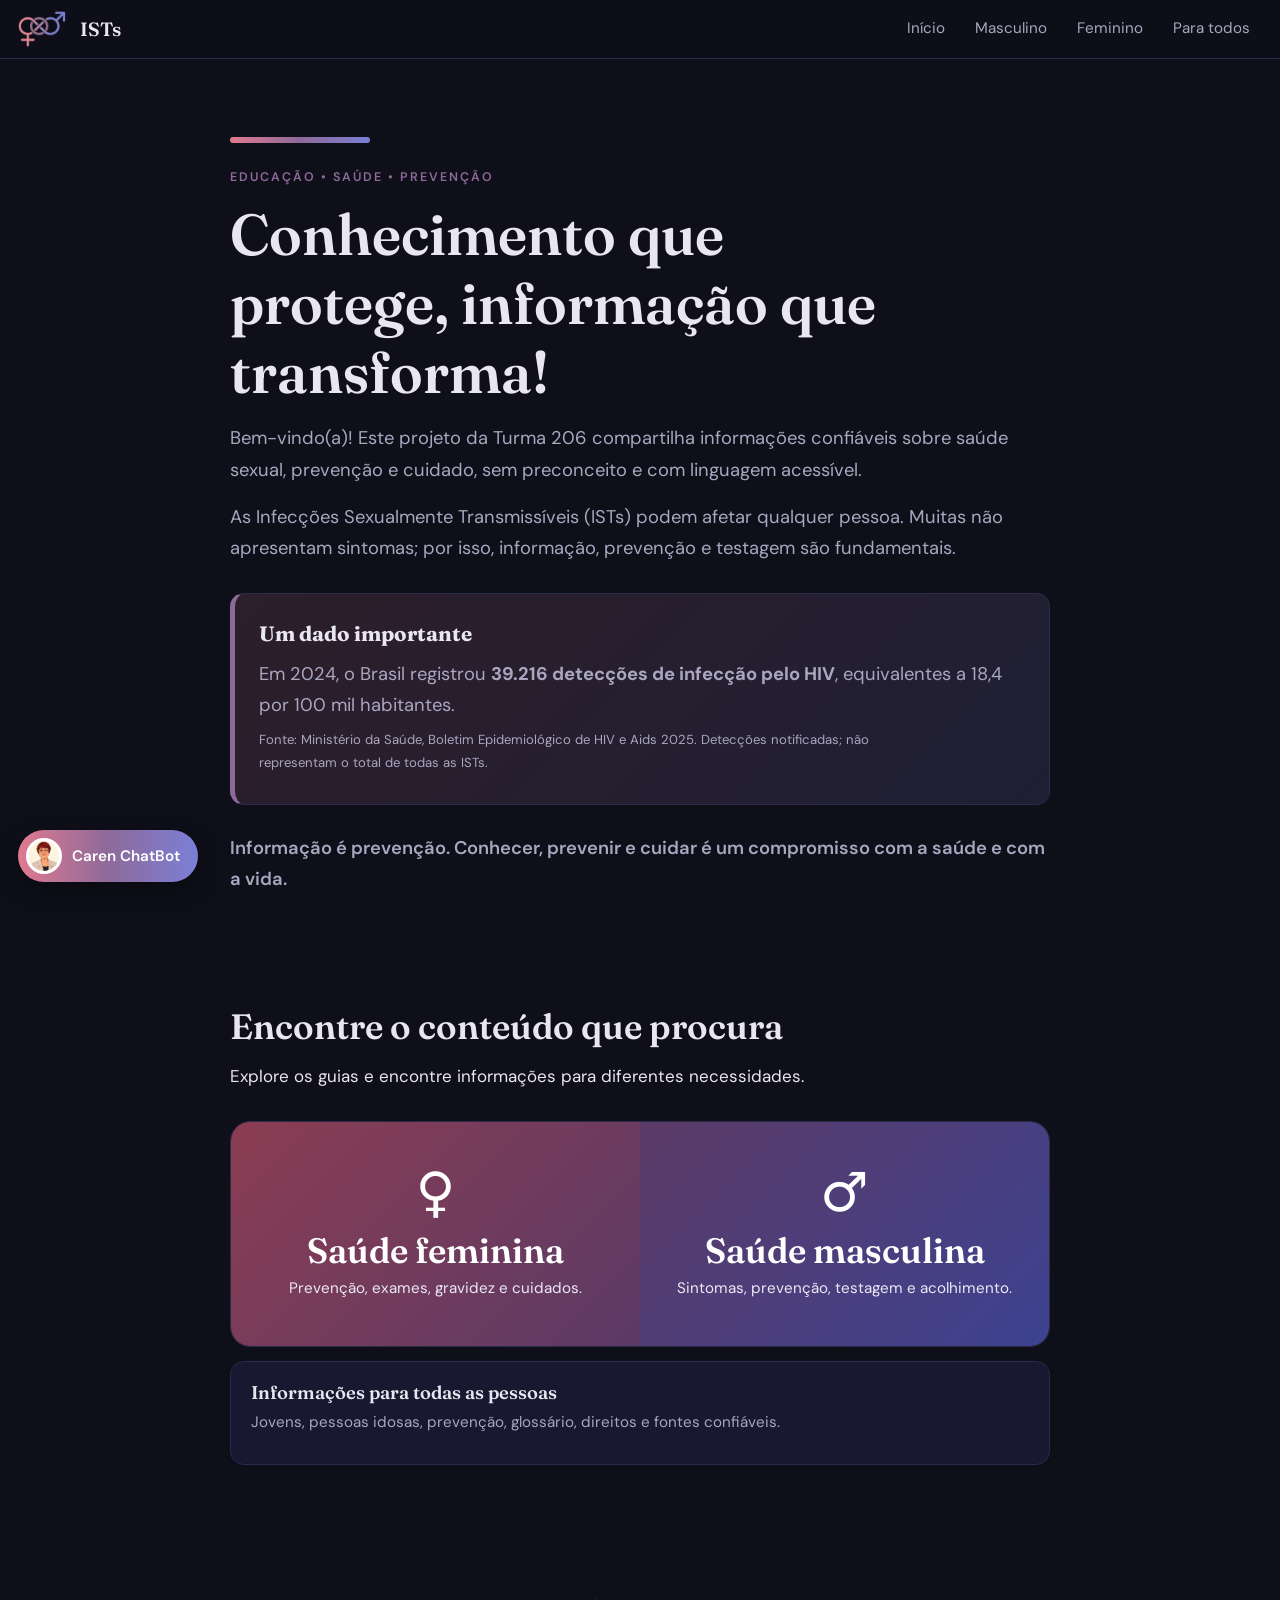
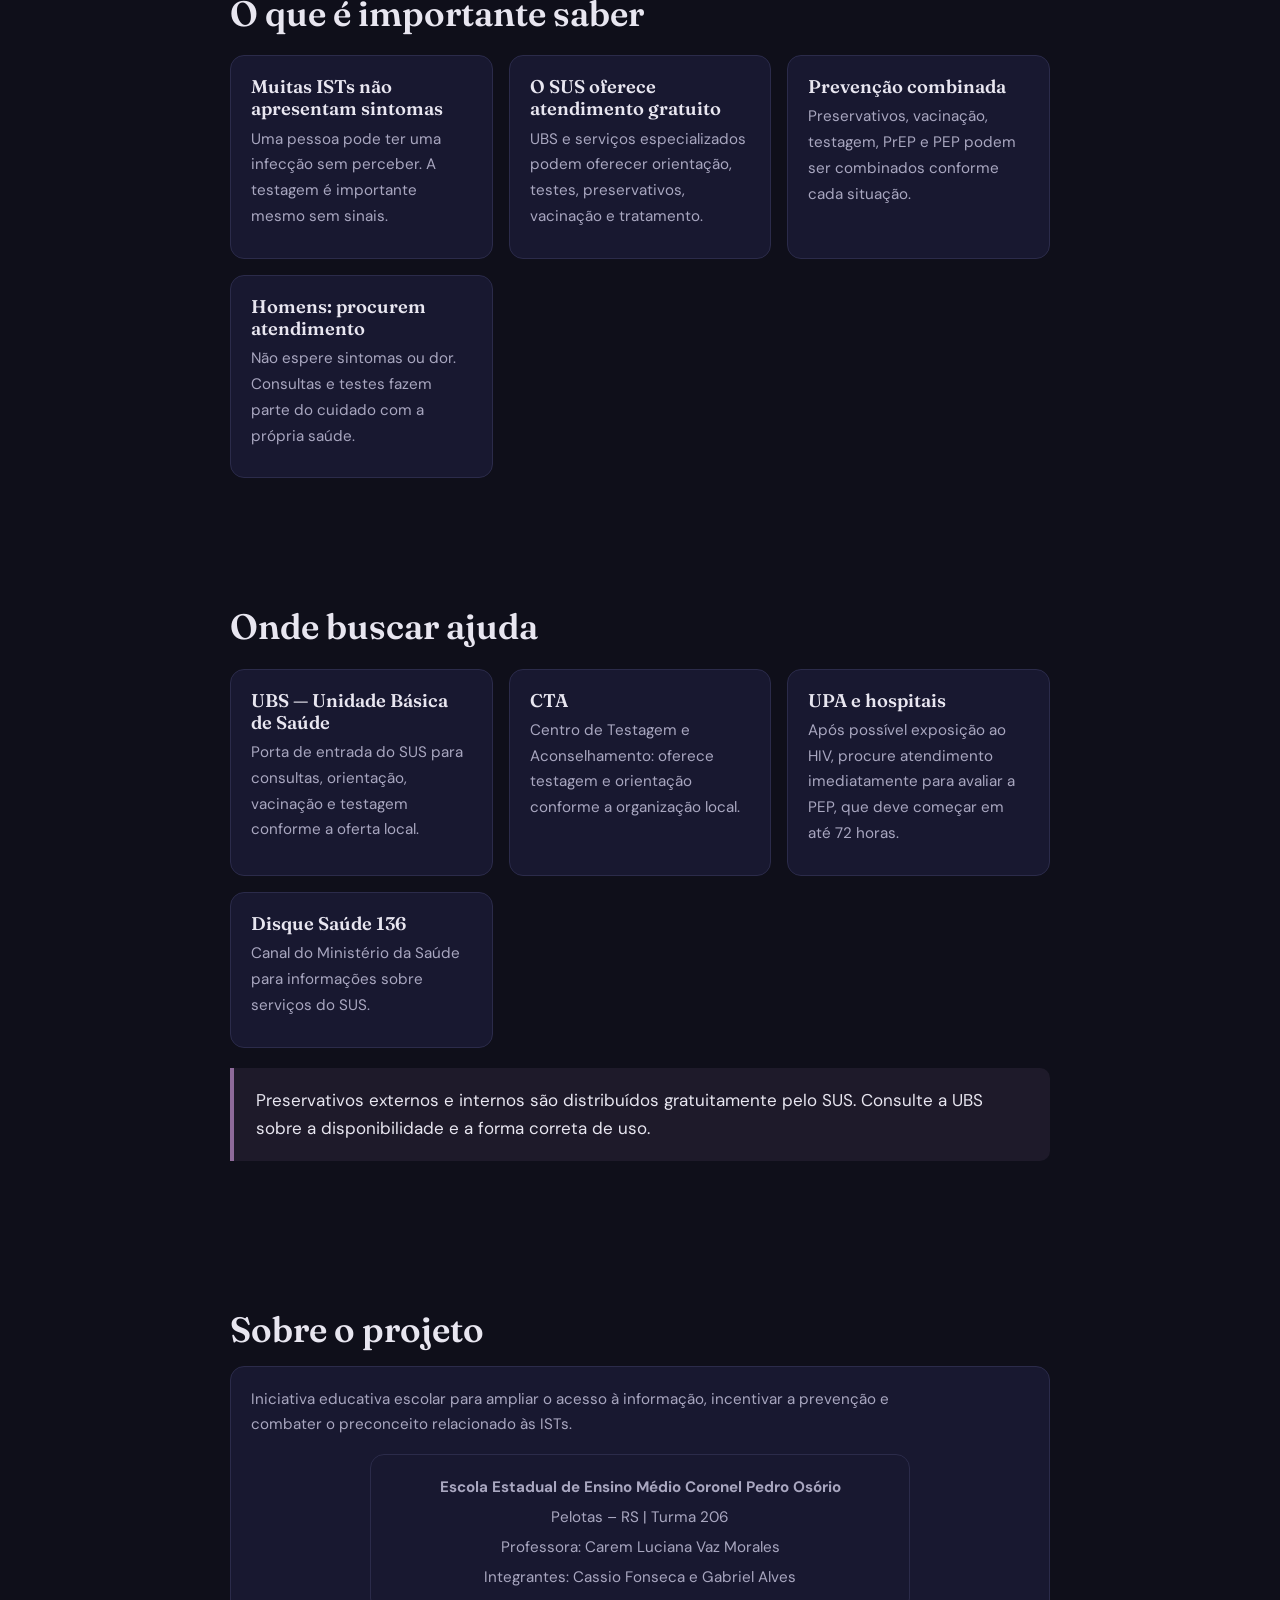
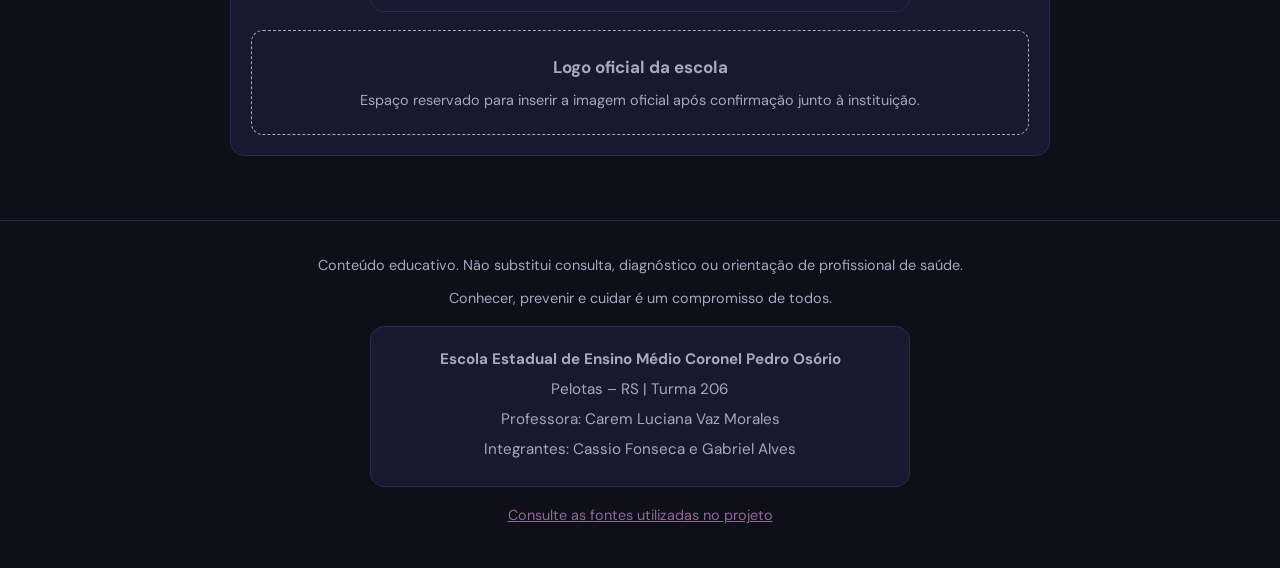
<file: index.html>
<!DOCTYPE html><html lang="pt-BR"><head><meta charset="UTF-8"><meta name="viewport" content="width=device-width, initial-scale=1.0"><title>ISTs - Informação e prevenção</title><meta property="og:title" content="ISTs - Informação e prevenção"><meta property="og:description" content="Conhecimento que protege, informação que transforma."><meta name="description" content="Informação clara sobre ISTs: prevenção, sintomas, testagem e tratamento."><link rel="icon" href="logopdst.png"><link rel="preconnect" href="https://fonts.googleapis.com"><link rel="preconnect" href="https://fonts.gstatic.com" crossorigin><link href="https://fonts.googleapis.com/css2?family=DM+Sans:wght@400;600&family=Fraunces:wght@600&display=swap" rel="stylesheet"><link rel="stylesheet" href="style.css"><link rel="stylesheet" href="extra.css"><link rel="stylesheet" href="melhorias.css"></head><body data-genero=""><a class="pular" href="#principal">Pular para o conteúdo</a><div id="progresso"></div><header class="topo"><button class="botao-menu" aria-label="Abrir menu" aria-expanded="false"><img src="logopdst.png" alt=""></button><a class="marca" href="index.html">ISTs</a><nav aria-label="Principal"><a href="index.html">Início</a><a href="masculino.html">Masculino</a><a href="feminino.html">Feminino</a><a href="todos.html">Para todos</a></nav></header><div id="veu" class="veu"></div><nav id="menu" class="menu" aria-label="Seções"><a href="#inicio">Início</a><a href="#escolha">Guias</a><a href="#fatos">Você sabia?</a><a href="#ajuda">Onde buscar ajuda</a><a href="#projeto">Sobre o projeto</a></nav><main id="principal"><section class="hero hero-inicio" id="inicio"><div class="fio"></div><p class="sobretitulo">EDUCAÇÃO • SAÚDE • PREVENÇÃO</p><h1>Conhecimento que protege, informação que transforma!</h1><p>Bem-vindo(a)! Este projeto da Turma 206 compartilha informações confiáveis sobre saúde sexual, prevenção e cuidado, sem preconceito e com linguagem acessível.</p><p>As Infecções Sexualmente Transmissíveis (ISTs) podem afetar qualquer pessoa. Muitas não apresentam sintomas; por isso, informação, prevenção e testagem são fundamentais.</p><div class="chamada-dado"><strong>Um dado importante</strong><p>Em 2024, o Brasil registrou <strong>39.216 detecções de infecção pelo HIV</strong>, equivalentes a 18,4 por 100 mil habitantes.</p><p class="nota-dado">Fonte: Ministério da Saúde, Boletim Epidemiológico de HIV e Aids 2025. Detecções notificadas; não representam o total de todas as ISTs.</p></div><p class="frase-final">Informação é prevenção. Conhecer, prevenir e cuidar é um compromisso com a saúde e com a vida.</p></section><section class="secao" id="escolha"><h2>Encontre o conteúdo que procura</h2><p>Explore os guias e encontre informações para diferentes necessidades.</p><div class="escolha"><a class="f" href="feminino.html"><span aria-hidden="true">♀</span><h2>Saúde feminina</h2><p>Prevenção, exames, gravidez e cuidados.</p></a><a class="m" href="masculino.html"><span aria-hidden="true">♂</span><h2>Saúde masculina</h2><p>Sintomas, prevenção, testagem e acolhimento.</p></a></div><a class="cartao largo" href="todos.html"><h3>Informações para todas as pessoas</h3><p>Jovens, pessoas idosas, prevenção, glossário, direitos e fontes confiáveis.</p></a></section><section class="secao" id="fatos"><h2>O que é importante saber</h2><div class="grade"><div class="cartao"><h3>Muitas ISTs não apresentam sintomas</h3><p>Uma pessoa pode ter uma infecção sem perceber. A testagem é importante mesmo sem sinais.</p></div><div class="cartao"><h3>O SUS oferece atendimento gratuito</h3><p>UBS e serviços especializados podem oferecer orientação, testes, preservativos, vacinação e tratamento.</p></div><div class="cartao"><h3>Prevenção combinada</h3><p>Preservativos, vacinação, testagem, PrEP e PEP podem ser combinados conforme cada situação.</p></div><div class="cartao"><h3>Homens: procurem atendimento</h3><p>Não espere sintomas ou dor. Consultas e testes fazem parte do cuidado com a própria saúde.</p></div></div></section><section class="secao" id="ajuda"><h2>Onde buscar ajuda</h2><div class="grade"><div class="cartao"><h3>UBS — Unidade Básica de Saúde</h3><p>Porta de entrada do SUS para consultas, orientação, vacinação e testagem conforme a oferta local.</p></div><div class="cartao"><h3>CTA</h3><p>Centro de Testagem e Aconselhamento: oferece testagem e orientação conforme a organização local.</p></div><div class="cartao"><h3>UPA e hospitais</h3><p>Após possível exposição ao HIV, procure atendimento imediatamente para avaliar a PEP, que deve começar em até 72 horas.</p></div><div class="cartao"><h3>Disque Saúde 136</h3><p>Canal do Ministério da Saúde para informações sobre serviços do SUS.</p></div></div><div class="destaque">Preservativos externos e internos são distribuídos gratuitamente pelo SUS. Consulte a UBS sobre a disponibilidade e a forma correta de uso.</div></section><section class="secao" id="projeto"><h2>Sobre o projeto</h2><div class="cartao"><p>Iniciativa educativa escolar para ampliar o acesso à informação, incentivar a prevenção e combater o preconceito relacionado às ISTs.</p><div class="cartao identidade"><p><strong>Escola Estadual de Ensino Médio Coronel Pedro Osório</strong></p><p>Pelotas – RS | Turma 206</p><p>Professora: Carem Luciana Vaz Morales</p><p>Integrantes: Cassio Fonseca e Gabriel Alves</p></div><div class="reserva-logo"><strong>Logo oficial da escola</strong><p>Espaço reservado para inserir a imagem oficial após confirmação junto à instituição.</p></div></div></section></main><footer class="rodape"><p>Conteúdo educativo. Não substitui consulta, diagnóstico ou orientação de profissional de saúde.</p><p>Conhecer, prevenir e cuidar é um compromisso de todos.</p><div class="cartao identidade"><p><strong>Escola Estadual de Ensino Médio Coronel Pedro Osório</strong></p><p>Pelotas – RS | Turma 206</p><p>Professora: Carem Luciana Vaz Morales</p><p>Integrantes: Cassio Fonseca e Gabriel Alves</p></div><p><a href="todos.html#fontes">Consulte as fontes utilizadas no projeto</a></p></footer><button id="subir" aria-label="Voltar ao topo">↑</button><script src="script.js"></script><script src="chatbot.js"></script></body></html>
</file>
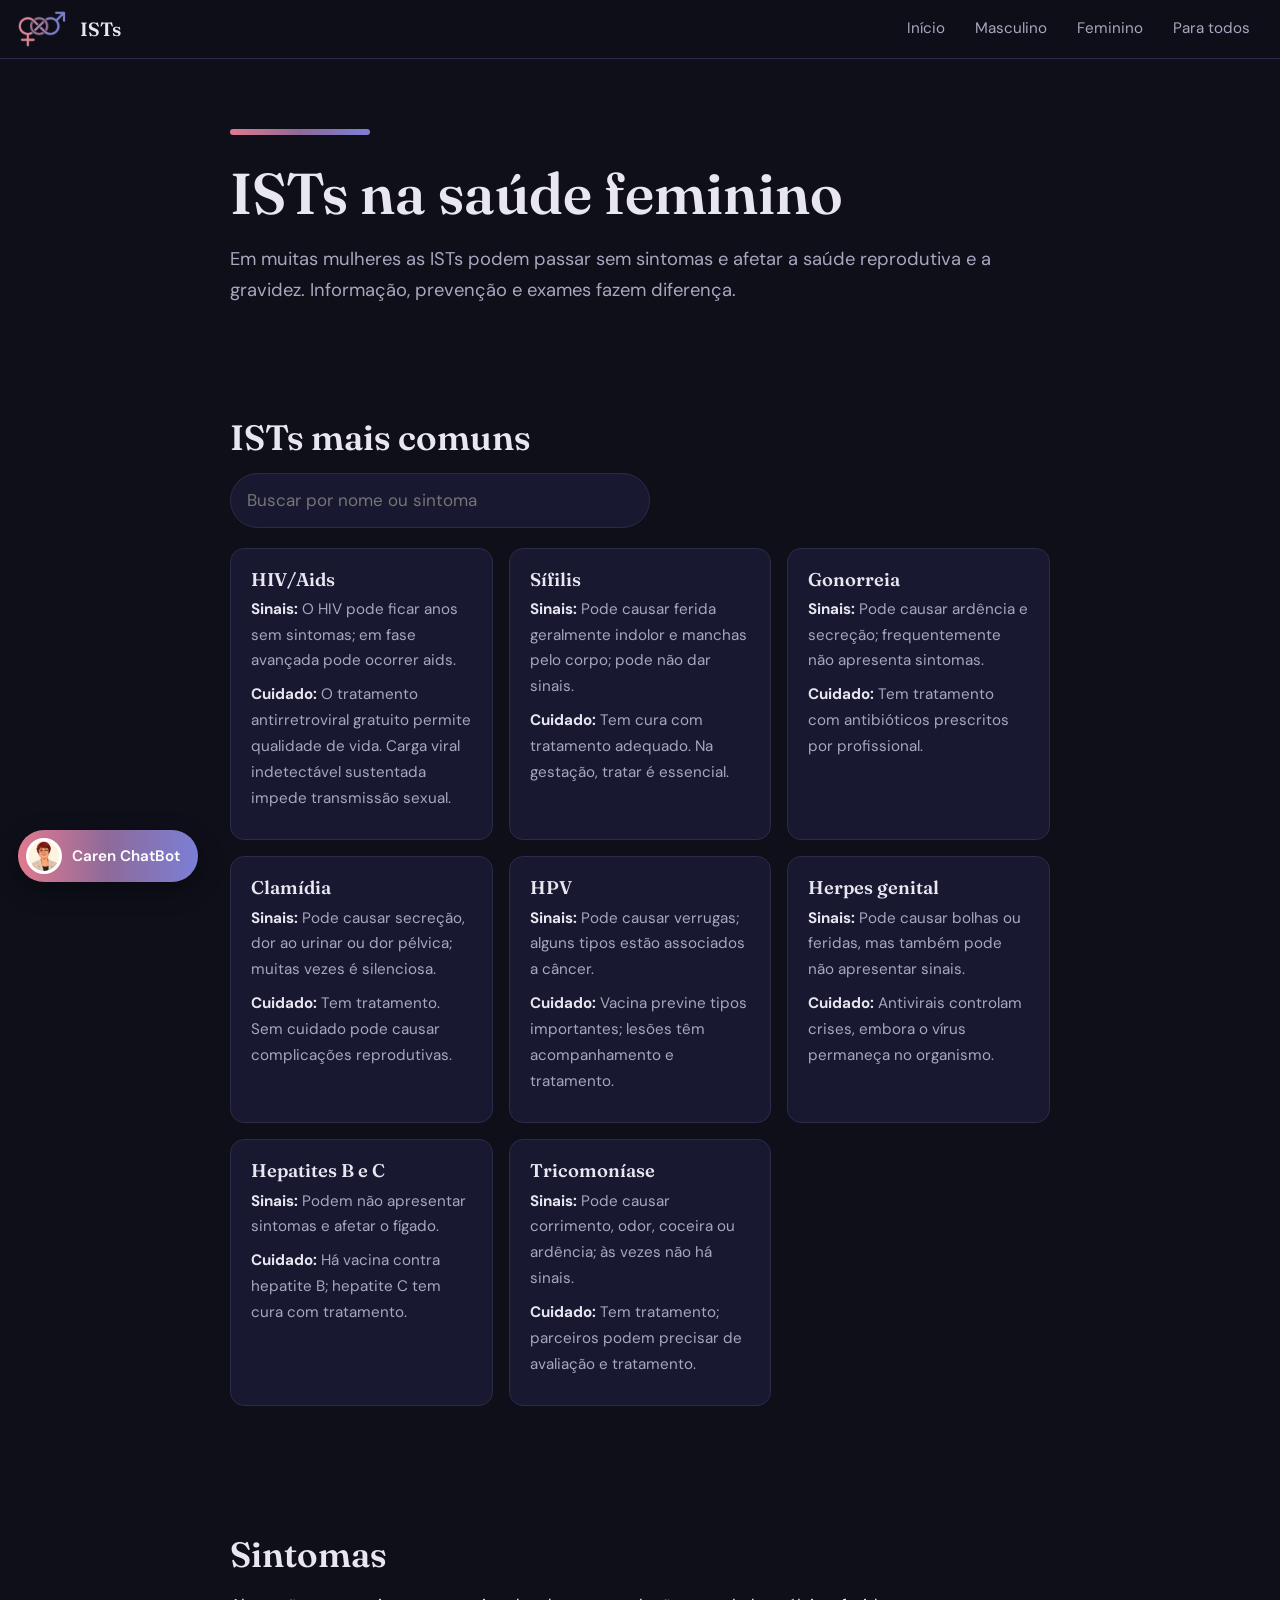
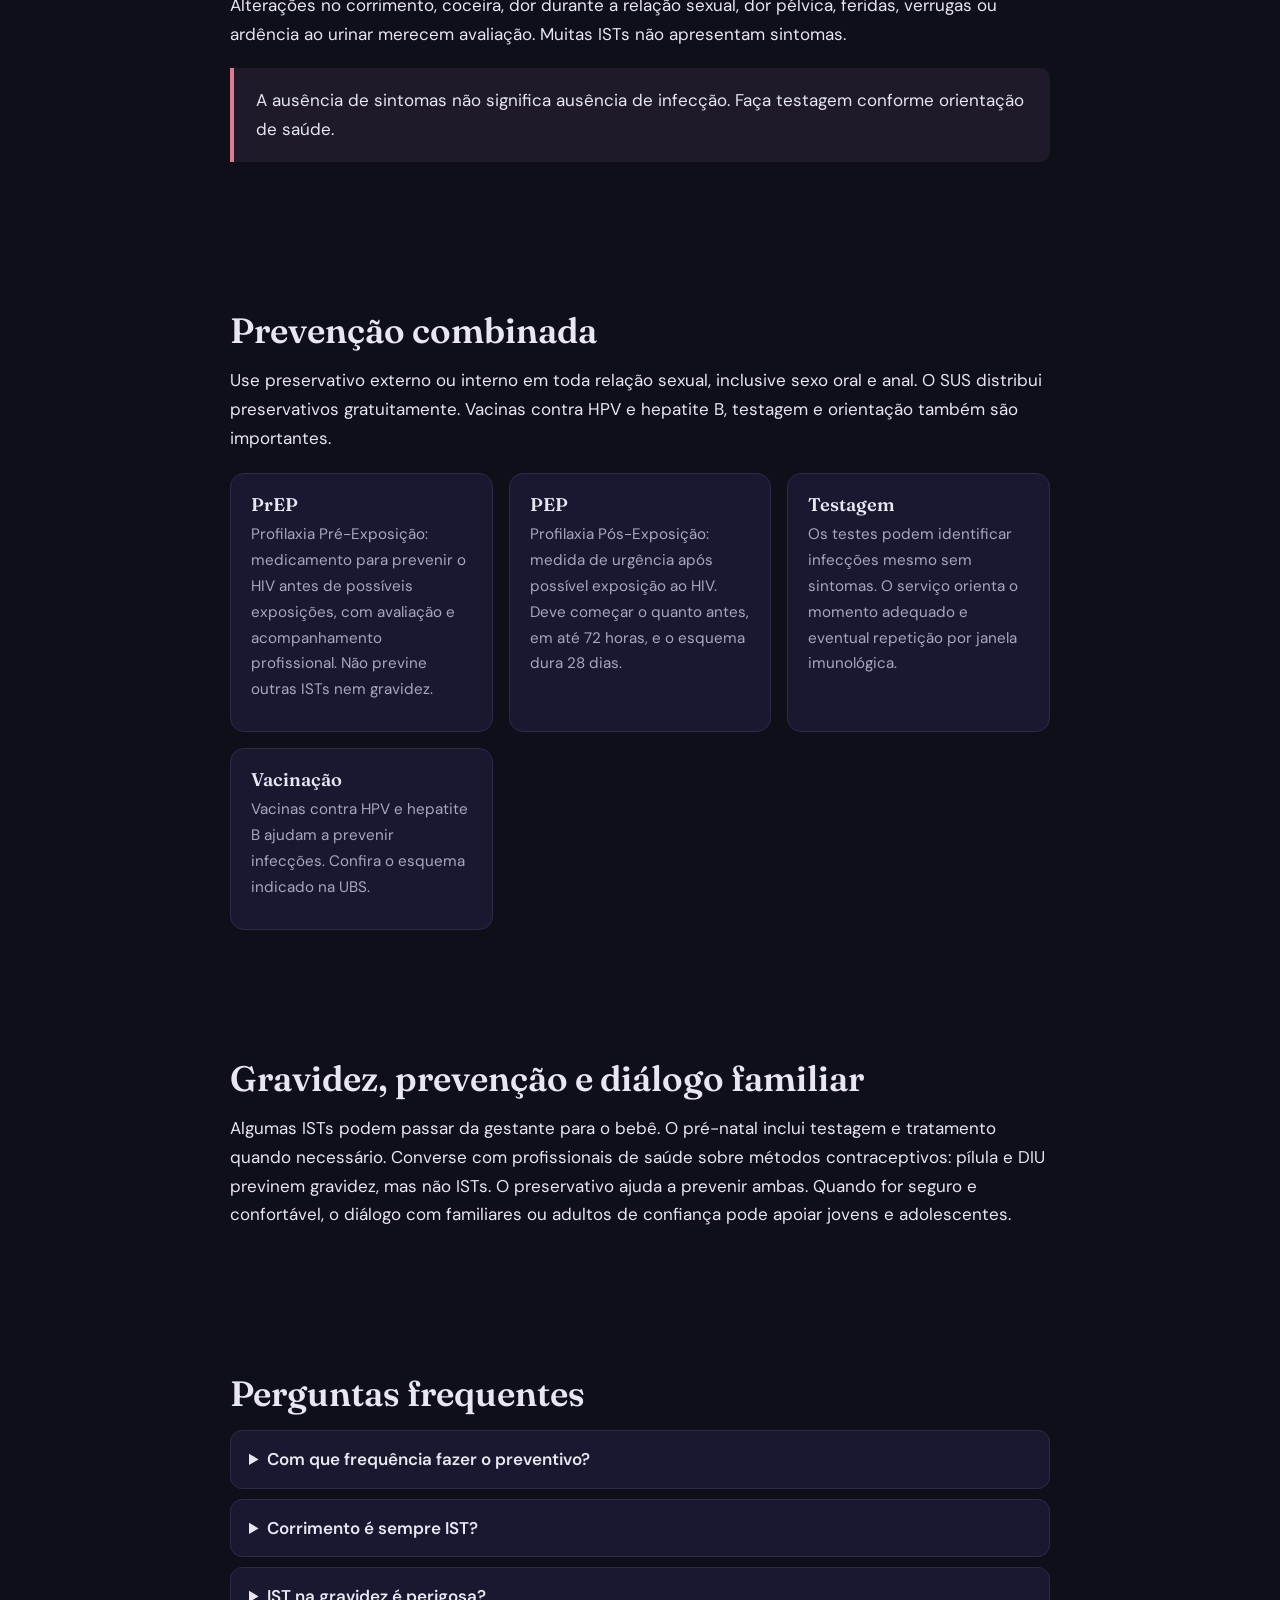
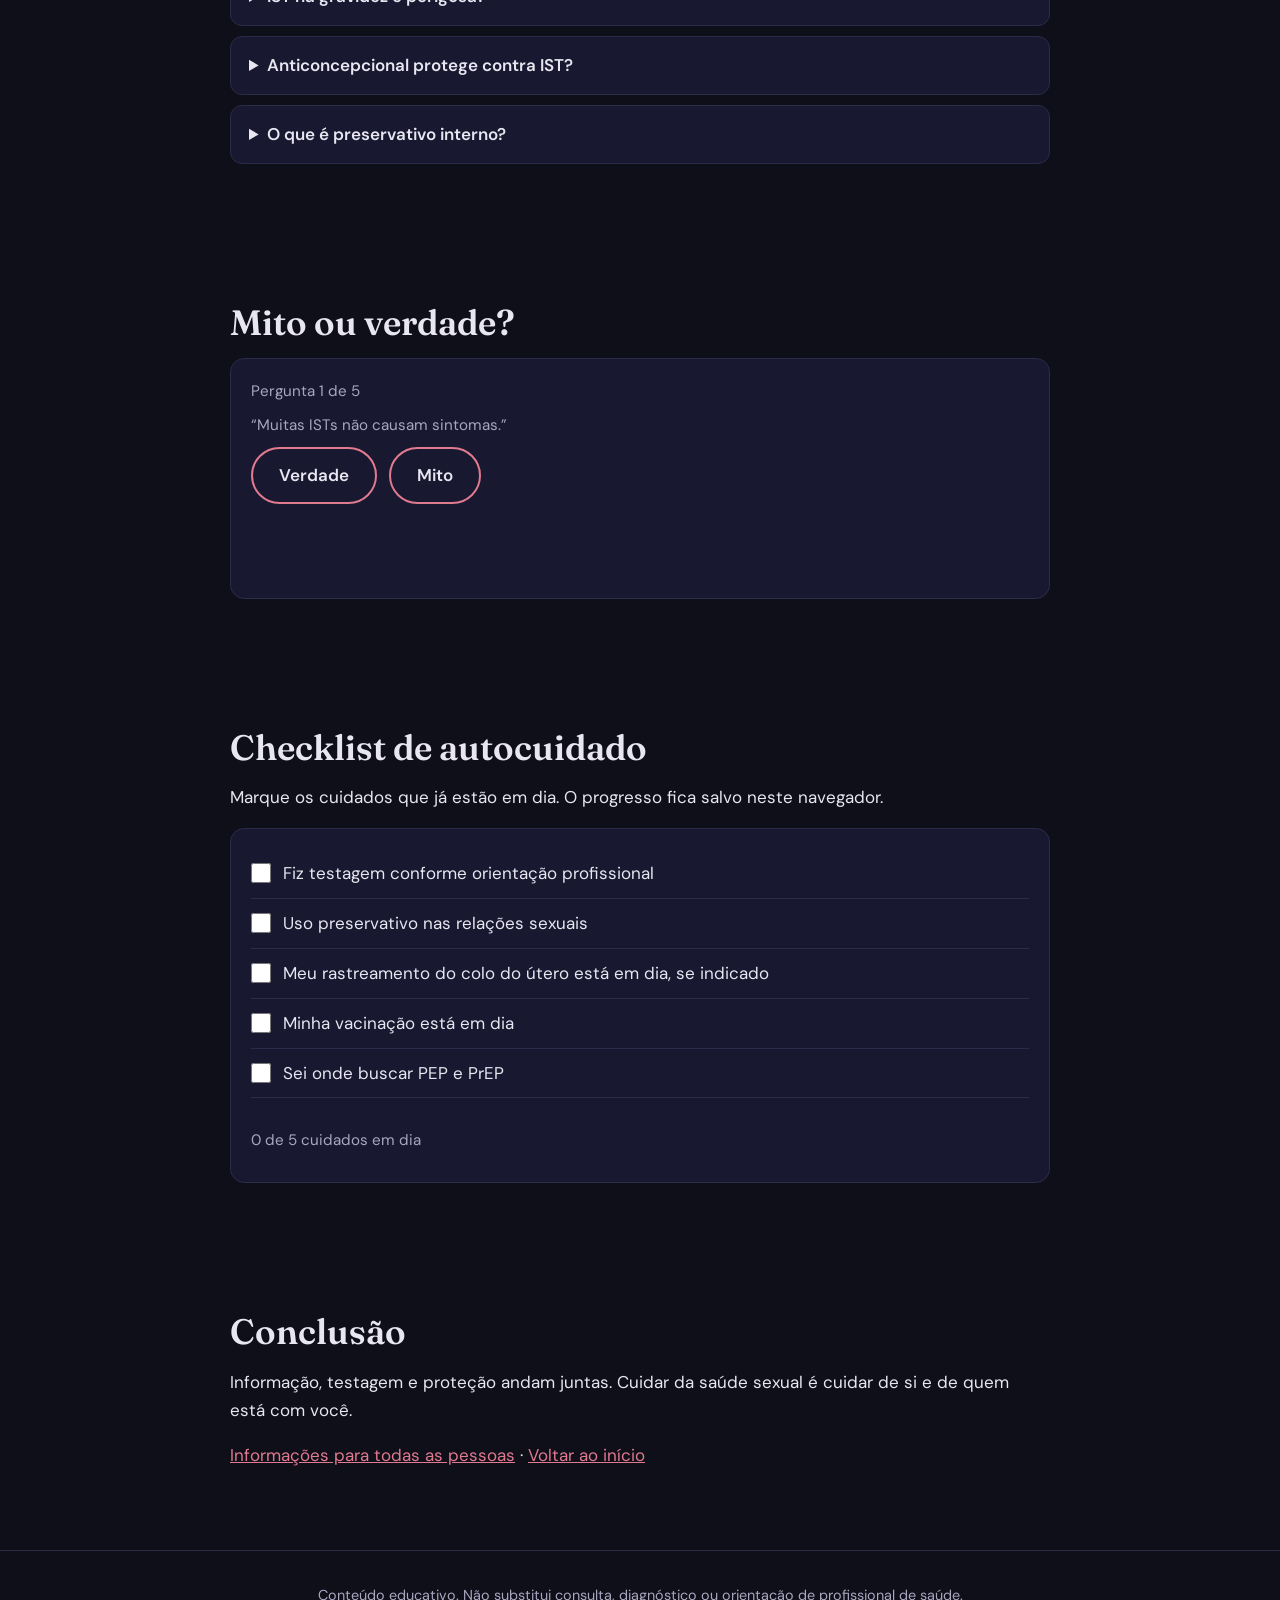
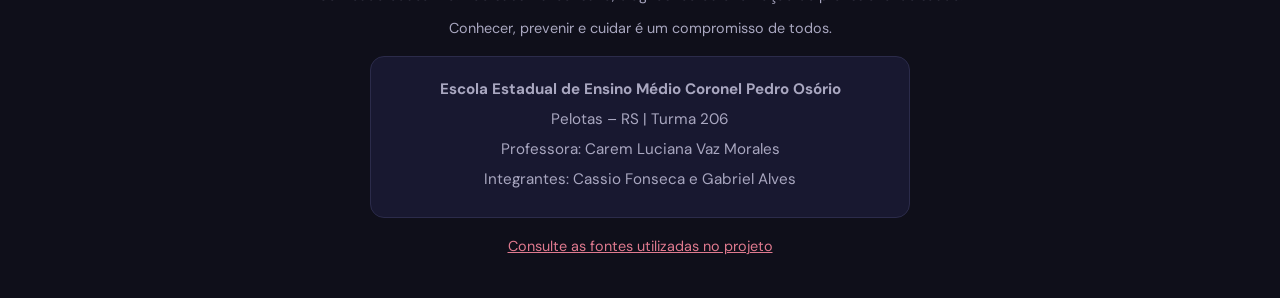
<file: feminino.html>
<!DOCTYPE html><html lang="pt-BR"><head><meta charset="UTF-8"><meta name="viewport" content="width=device-width, initial-scale=1.0"><title>ISTs - Feminino</title><meta name="description" content="Informação clara sobre ISTs: prevenção, sintomas, testagem e tratamento."><link rel="icon" href="logopdst.png"><link rel="preconnect" href="https://fonts.googleapis.com"><link rel="preconnect" href="https://fonts.gstatic.com" crossorigin><link href="https://fonts.googleapis.com/css2?family=DM+Sans:wght@400;600&family=Fraunces:wght@600&display=swap" rel="stylesheet"><link rel="stylesheet" href="style.css"><link rel="stylesheet" href="extra.css"><link rel="stylesheet" href="melhorias.css"></head><body class="tema-f" data-genero="f"><a class="pular" href="#principal">Pular para o conteúdo</a><div id="progresso"></div><header class="topo"><button class="botao-menu" aria-label="Abrir menu" aria-expanded="false"><img src="logopdst.png" alt=""></button><a class="marca" href="index.html">ISTs</a><nav aria-label="Principal"><a href="index.html">Início</a><a href="masculino.html">Masculino</a><a href="feminino.html">Feminino</a><a href="todos.html">Para todos</a></nav></header><div id="veu" class="veu"></div><nav id="menu" class="menu" aria-label="Seções"><a href="#intro">Introdução</a><a href="#lista">ISTs comuns</a><a href="#sintomas">Sintomas</a><a href="#prevencao">Prevenção</a><a href="#gravidez">Gravidez</a><a href="#faq-sec">Perguntas</a><a href="#quiz-secao">Mito ou verdade</a><a href="#check-secao">Autocuidado</a><a href="#conclusao">Conclusão</a></nav><main id="principal"><section class="hero" id="intro"><div class="fio"></div><h1>ISTs na saúde feminino</h1><p>Em muitas mulheres as ISTs podem passar sem sintomas e afetar a saúde reprodutiva e a gravidez. Informação, prevenção e exames fazem diferença.</p></section><section class="secao" id="lista"><h2>ISTs mais comuns</h2><input type="search" id="busca" placeholder="Buscar por nome ou sintoma" aria-label="Buscar IST"><div class="grade" id="ists"></div></section><section class="secao" id="sintomas"><h2>Sintomas</h2><p>Alterações no corrimento, coceira, dor durante a relação sexual, dor pélvica, feridas, verrugas ou ardência ao urinar merecem avaliação. Muitas ISTs não apresentam sintomas.</p><div class="destaque">A ausência de sintomas não significa ausência de infecção. Faça testagem conforme orientação de saúde.</div></section><section class="secao" id="prevencao"><h2>Prevenção combinada</h2><p>Use preservativo externo ou interno em toda relação sexual, inclusive sexo oral e anal. O SUS distribui preservativos gratuitamente. Vacinas contra HPV e hepatite B, testagem e orientação também são importantes.</p><div class="grade"><div class="cartao"><h3>PrEP</h3><p>Profilaxia Pré-Exposição: medicamento para prevenir o HIV antes de possíveis exposições, com avaliação e acompanhamento profissional. Não previne outras ISTs nem gravidez.</p></div><div class="cartao"><h3>PEP</h3><p>Profilaxia Pós-Exposição: medida de urgência após possível exposição ao HIV. Deve começar o quanto antes, em até 72 horas, e o esquema dura 28 dias.</p></div><div class="cartao"><h3>Testagem</h3><p>Os testes podem identificar infecções mesmo sem sintomas. O serviço orienta o momento adequado e eventual repetição por janela imunológica.</p></div><div class="cartao"><h3>Vacinação</h3><p>Vacinas contra HPV e hepatite B ajudam a prevenir infecções. Confira o esquema indicado na UBS.</p></div></div></section><section class="secao" id="gravidez"><h2>Gravidez, prevenção e diálogo familiar</h2><p>Algumas ISTs podem passar da gestante para o bebê. O pré-natal inclui testagem e tratamento quando necessário. Converse com profissionais de saúde sobre métodos contraceptivos: pílula e DIU previnem gravidez, mas não ISTs. O preservativo ajuda a prevenir ambas. Quando for seguro e confortável, o diálogo com familiares ou adultos de confiança pode apoiar jovens e adolescentes.</p></section><section class="secao" id="faq-sec"><h2>Perguntas frequentes</h2><div id="faq"></div></section><section class="secao" id="quiz-secao"><h2>Mito ou verdade?</h2><div class="cartao" id="quiz"></div></section><section class="secao" id="check-secao"><h2>Checklist de autocuidado</h2><p>Marque os cuidados que já estão em dia. O progresso fica salvo neste navegador.</p><div class="cartao" id="check"></div></section><section class="secao" id="conclusao"><h2>Conclusão</h2><p>Informação, testagem e proteção andam juntas. Cuidar da saúde sexual é cuidar de si e de quem está com você.</p><p><a href="todos.html">Informações para todas as pessoas</a> · <a href="index.html">Voltar ao início</a></p></section></main><footer class="rodape"><p>Conteúdo educativo. Não substitui consulta, diagnóstico ou orientação de profissional de saúde.</p><p>Conhecer, prevenir e cuidar é um compromisso de todos.</p><div class="cartao identidade"><p><strong>Escola Estadual de Ensino Médio Coronel Pedro Osório</strong></p><p>Pelotas – RS | Turma 206</p><p>Professora: Carem Luciana Vaz Morales</p><p>Integrantes: Cassio Fonseca e Gabriel Alves</p></div><p><a href="todos.html#fontes">Consulte as fontes utilizadas no projeto</a></p></footer><button id="subir" aria-label="Voltar ao topo">↑</button><script src="script.js"></script><script src="chatbot.js"></script></body></html>
</file>
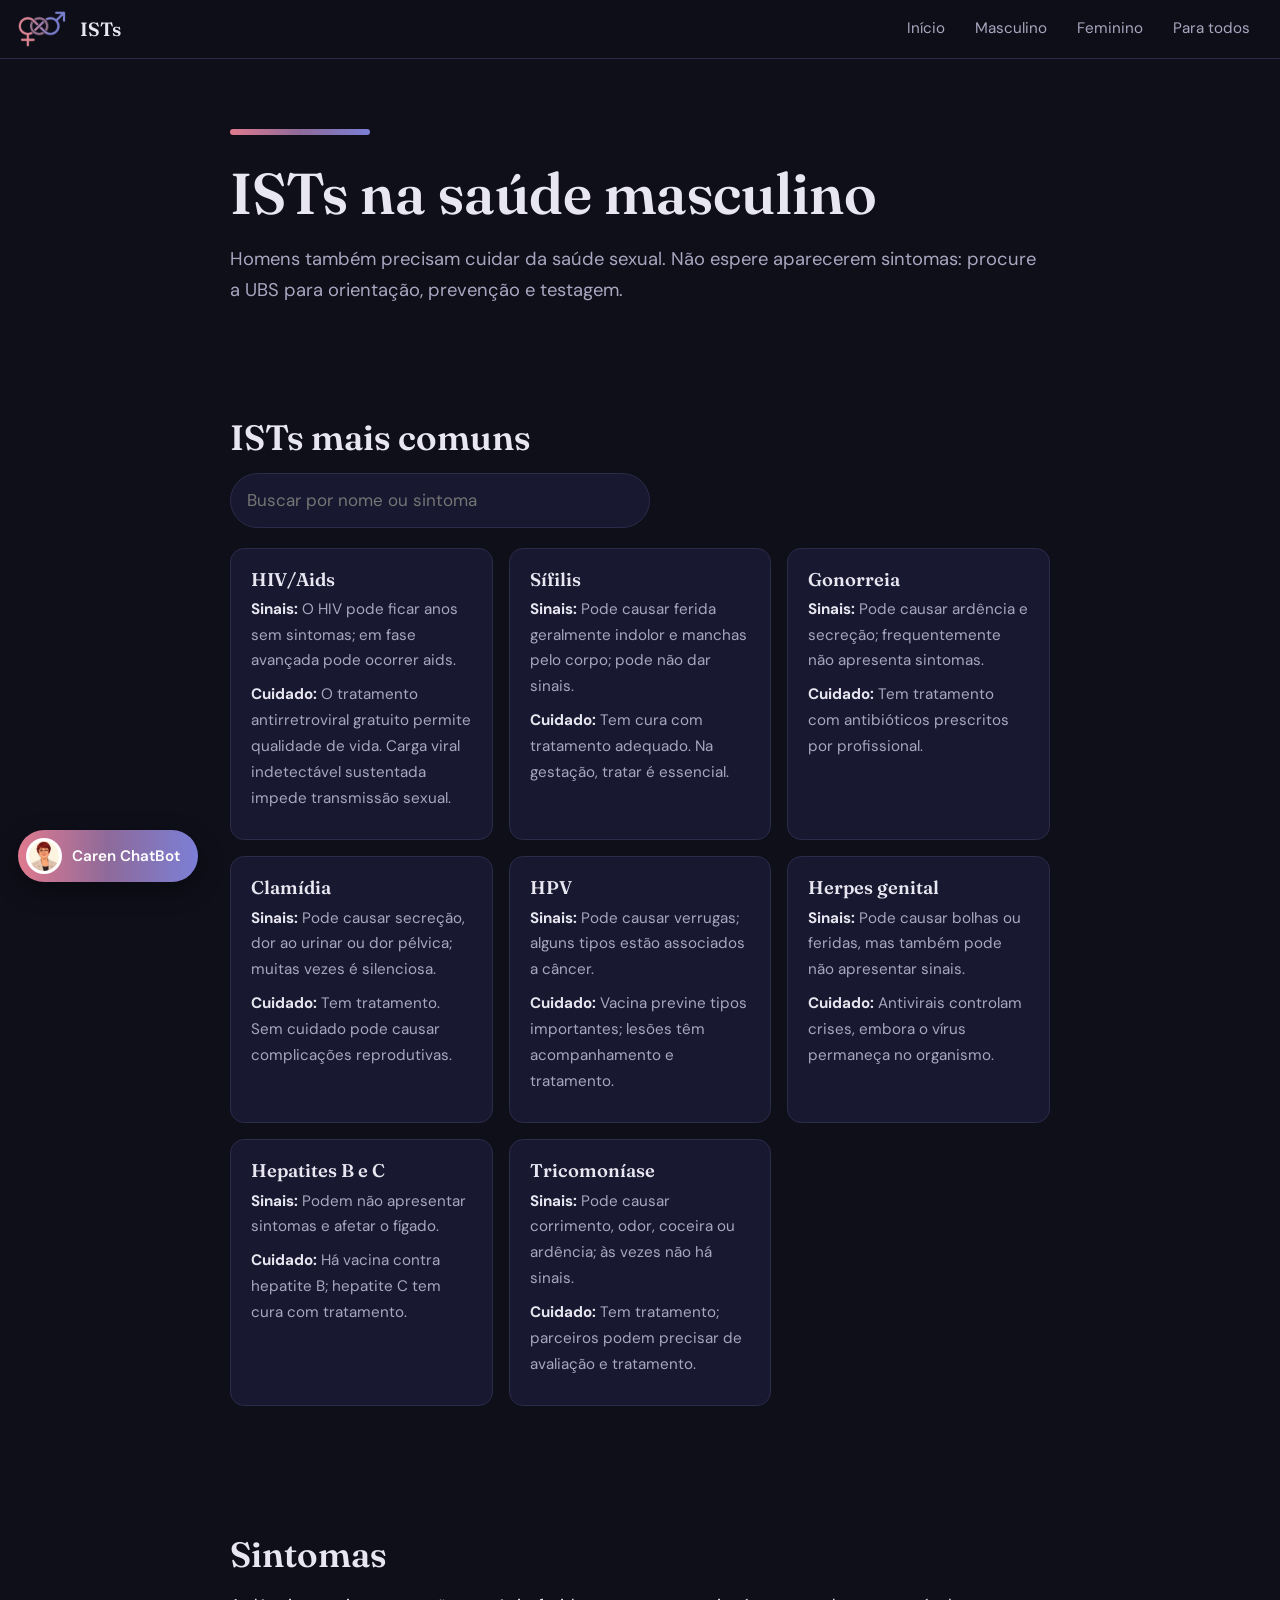
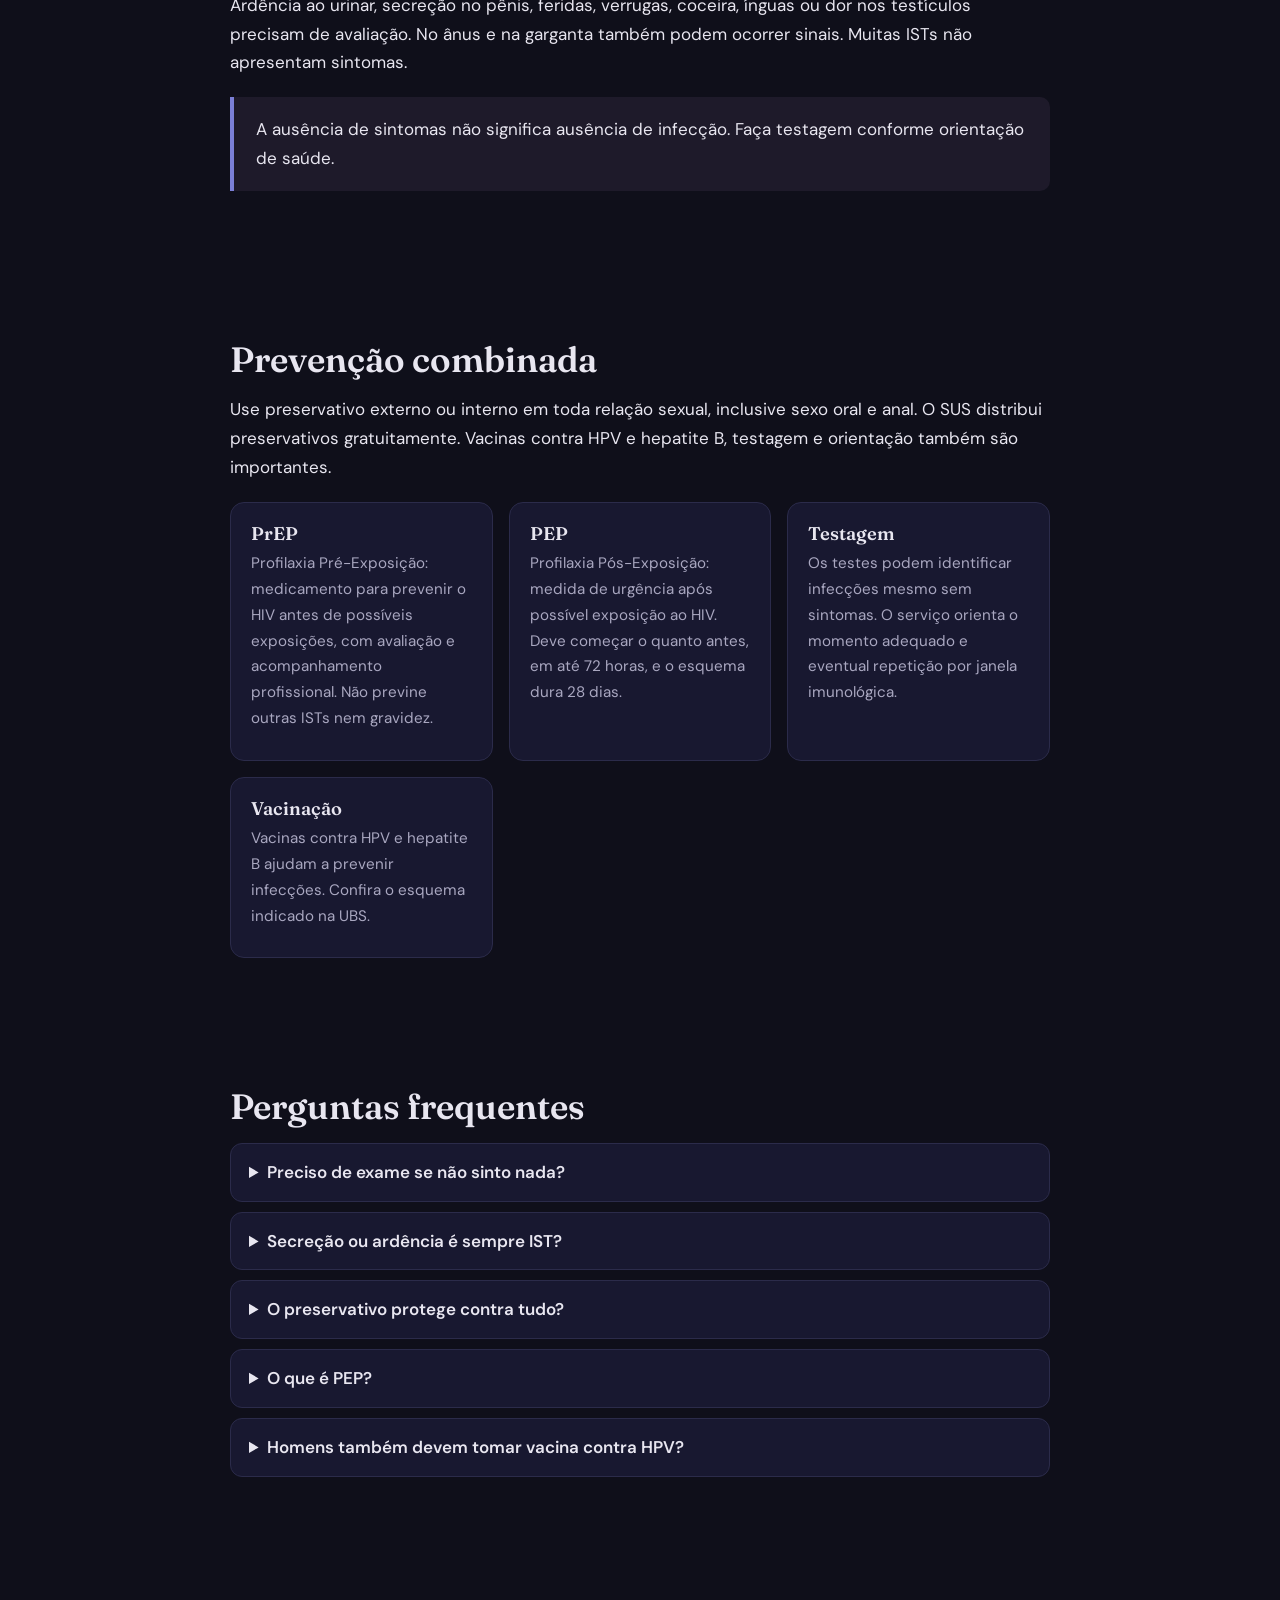
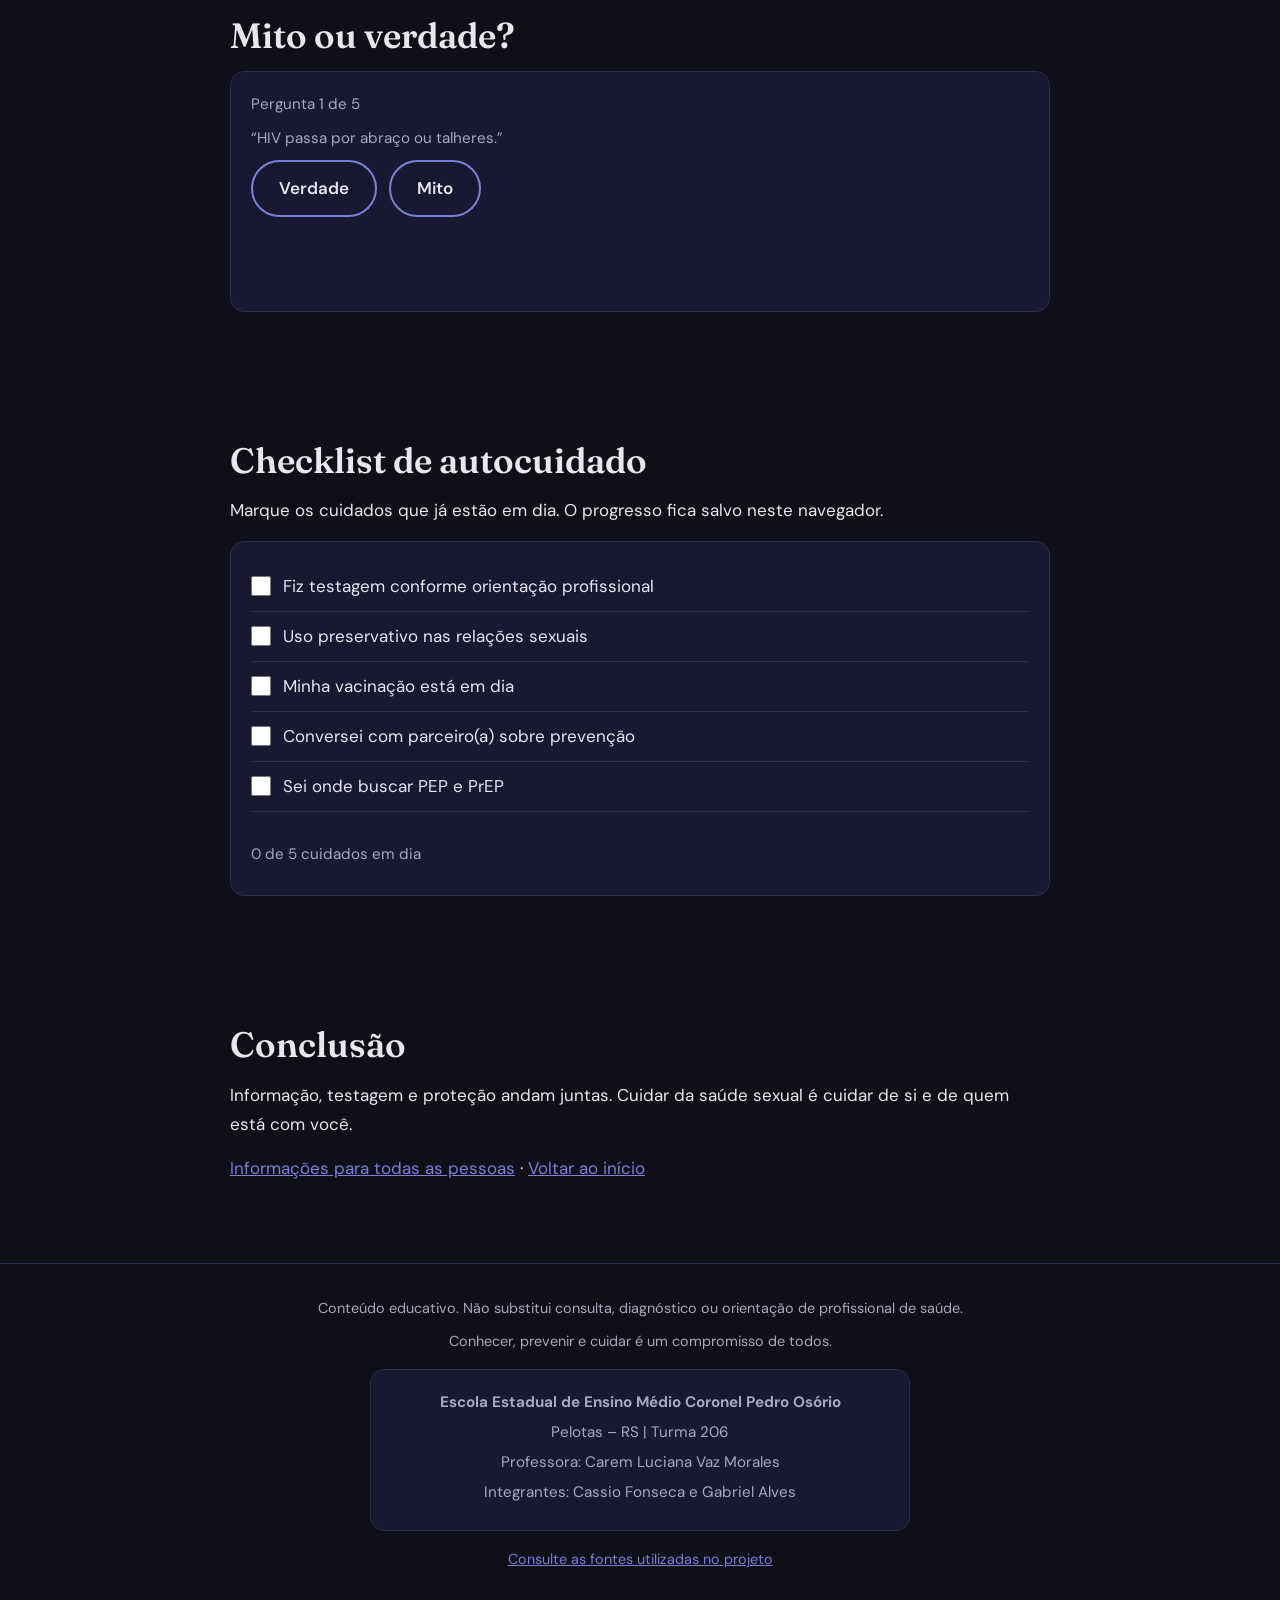
<file: masculino.html>
<!DOCTYPE html><html lang="pt-BR"><head><meta charset="UTF-8"><meta name="viewport" content="width=device-width, initial-scale=1.0"><title>ISTs - Masculino</title><meta name="description" content="Informação clara sobre ISTs: prevenção, sintomas, testagem e tratamento."><link rel="icon" href="logopdst.png"><link rel="preconnect" href="https://fonts.googleapis.com"><link rel="preconnect" href="https://fonts.gstatic.com" crossorigin><link href="https://fonts.googleapis.com/css2?family=DM+Sans:wght@400;600&family=Fraunces:wght@600&display=swap" rel="stylesheet"><link rel="stylesheet" href="style.css"><link rel="stylesheet" href="extra.css"><link rel="stylesheet" href="melhorias.css"></head><body class="tema-m" data-genero="m"><a class="pular" href="#principal">Pular para o conteúdo</a><div id="progresso"></div><header class="topo"><button class="botao-menu" aria-label="Abrir menu" aria-expanded="false"><img src="logopdst.png" alt=""></button><a class="marca" href="index.html">ISTs</a><nav aria-label="Principal"><a href="index.html">Início</a><a href="masculino.html">Masculino</a><a href="feminino.html">Feminino</a><a href="todos.html">Para todos</a></nav></header><div id="veu" class="veu"></div><nav id="menu" class="menu" aria-label="Seções"><a href="#intro">Introdução</a><a href="#lista">ISTs comuns</a><a href="#sintomas">Sintomas</a><a href="#prevencao">Prevenção</a><a href="#faq-sec">Perguntas</a><a href="#quiz-secao">Mito ou verdade</a><a href="#check-secao">Autocuidado</a><a href="#conclusao">Conclusão</a></nav><main id="principal"><section class="hero" id="intro"><div class="fio"></div><h1>ISTs na saúde masculino</h1><p>Homens também precisam cuidar da saúde sexual. Não espere aparecerem sintomas: procure a UBS para orientação, prevenção e testagem.</p></section><section class="secao" id="lista"><h2>ISTs mais comuns</h2><input type="search" id="busca" placeholder="Buscar por nome ou sintoma" aria-label="Buscar IST"><div class="grade" id="ists"></div></section><section class="secao" id="sintomas"><h2>Sintomas</h2><p>Ardência ao urinar, secreção no pênis, feridas, verrugas, coceira, ínguas ou dor nos testículos precisam de avaliação. No ânus e na garganta também podem ocorrer sinais. Muitas ISTs não apresentam sintomas.</p><div class="destaque">A ausência de sintomas não significa ausência de infecção. Faça testagem conforme orientação de saúde.</div></section><section class="secao" id="prevencao"><h2>Prevenção combinada</h2><p>Use preservativo externo ou interno em toda relação sexual, inclusive sexo oral e anal. O SUS distribui preservativos gratuitamente. Vacinas contra HPV e hepatite B, testagem e orientação também são importantes.</p><div class="grade"><div class="cartao"><h3>PrEP</h3><p>Profilaxia Pré-Exposição: medicamento para prevenir o HIV antes de possíveis exposições, com avaliação e acompanhamento profissional. Não previne outras ISTs nem gravidez.</p></div><div class="cartao"><h3>PEP</h3><p>Profilaxia Pós-Exposição: medida de urgência após possível exposição ao HIV. Deve começar o quanto antes, em até 72 horas, e o esquema dura 28 dias.</p></div><div class="cartao"><h3>Testagem</h3><p>Os testes podem identificar infecções mesmo sem sintomas. O serviço orienta o momento adequado e eventual repetição por janela imunológica.</p></div><div class="cartao"><h3>Vacinação</h3><p>Vacinas contra HPV e hepatite B ajudam a prevenir infecções. Confira o esquema indicado na UBS.</p></div></div></section><section class="secao" id="faq-sec"><h2>Perguntas frequentes</h2><div id="faq"></div></section><section class="secao" id="quiz-secao"><h2>Mito ou verdade?</h2><div class="cartao" id="quiz"></div></section><section class="secao" id="check-secao"><h2>Checklist de autocuidado</h2><p>Marque os cuidados que já estão em dia. O progresso fica salvo neste navegador.</p><div class="cartao" id="check"></div></section><section class="secao" id="conclusao"><h2>Conclusão</h2><p>Informação, testagem e proteção andam juntas. Cuidar da saúde sexual é cuidar de si e de quem está com você.</p><p><a href="todos.html">Informações para todas as pessoas</a> · <a href="index.html">Voltar ao início</a></p></section></main><footer class="rodape"><p>Conteúdo educativo. Não substitui consulta, diagnóstico ou orientação de profissional de saúde.</p><p>Conhecer, prevenir e cuidar é um compromisso de todos.</p><div class="cartao identidade"><p><strong>Escola Estadual de Ensino Médio Coronel Pedro Osório</strong></p><p>Pelotas – RS | Turma 206</p><p>Professora: Carem Luciana Vaz Morales</p><p>Integrantes: Cassio Fonseca e Gabriel Alves</p></div><p><a href="todos.html#fontes">Consulte as fontes utilizadas no projeto</a></p></footer><button id="subir" aria-label="Voltar ao topo">↑</button><script src="script.js"></script><script src="chatbot.js"></script></body></html>
</file>
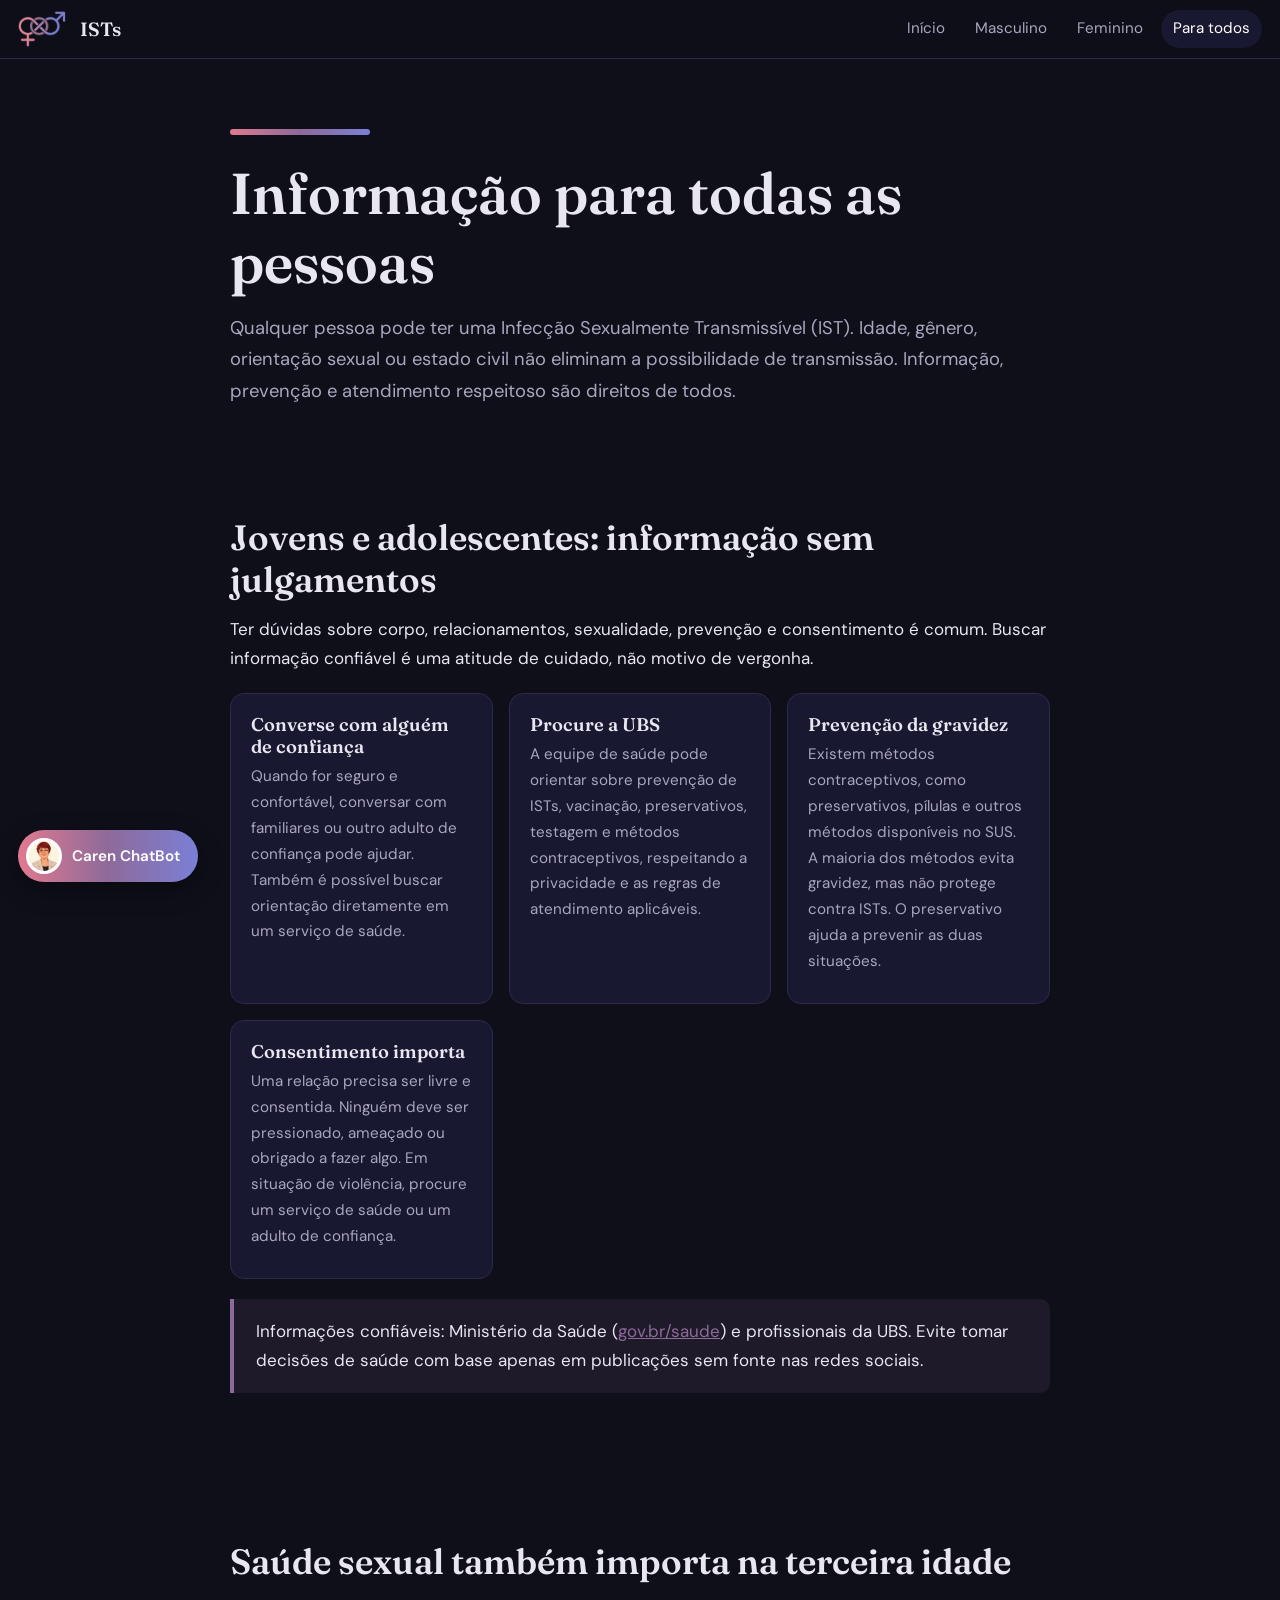
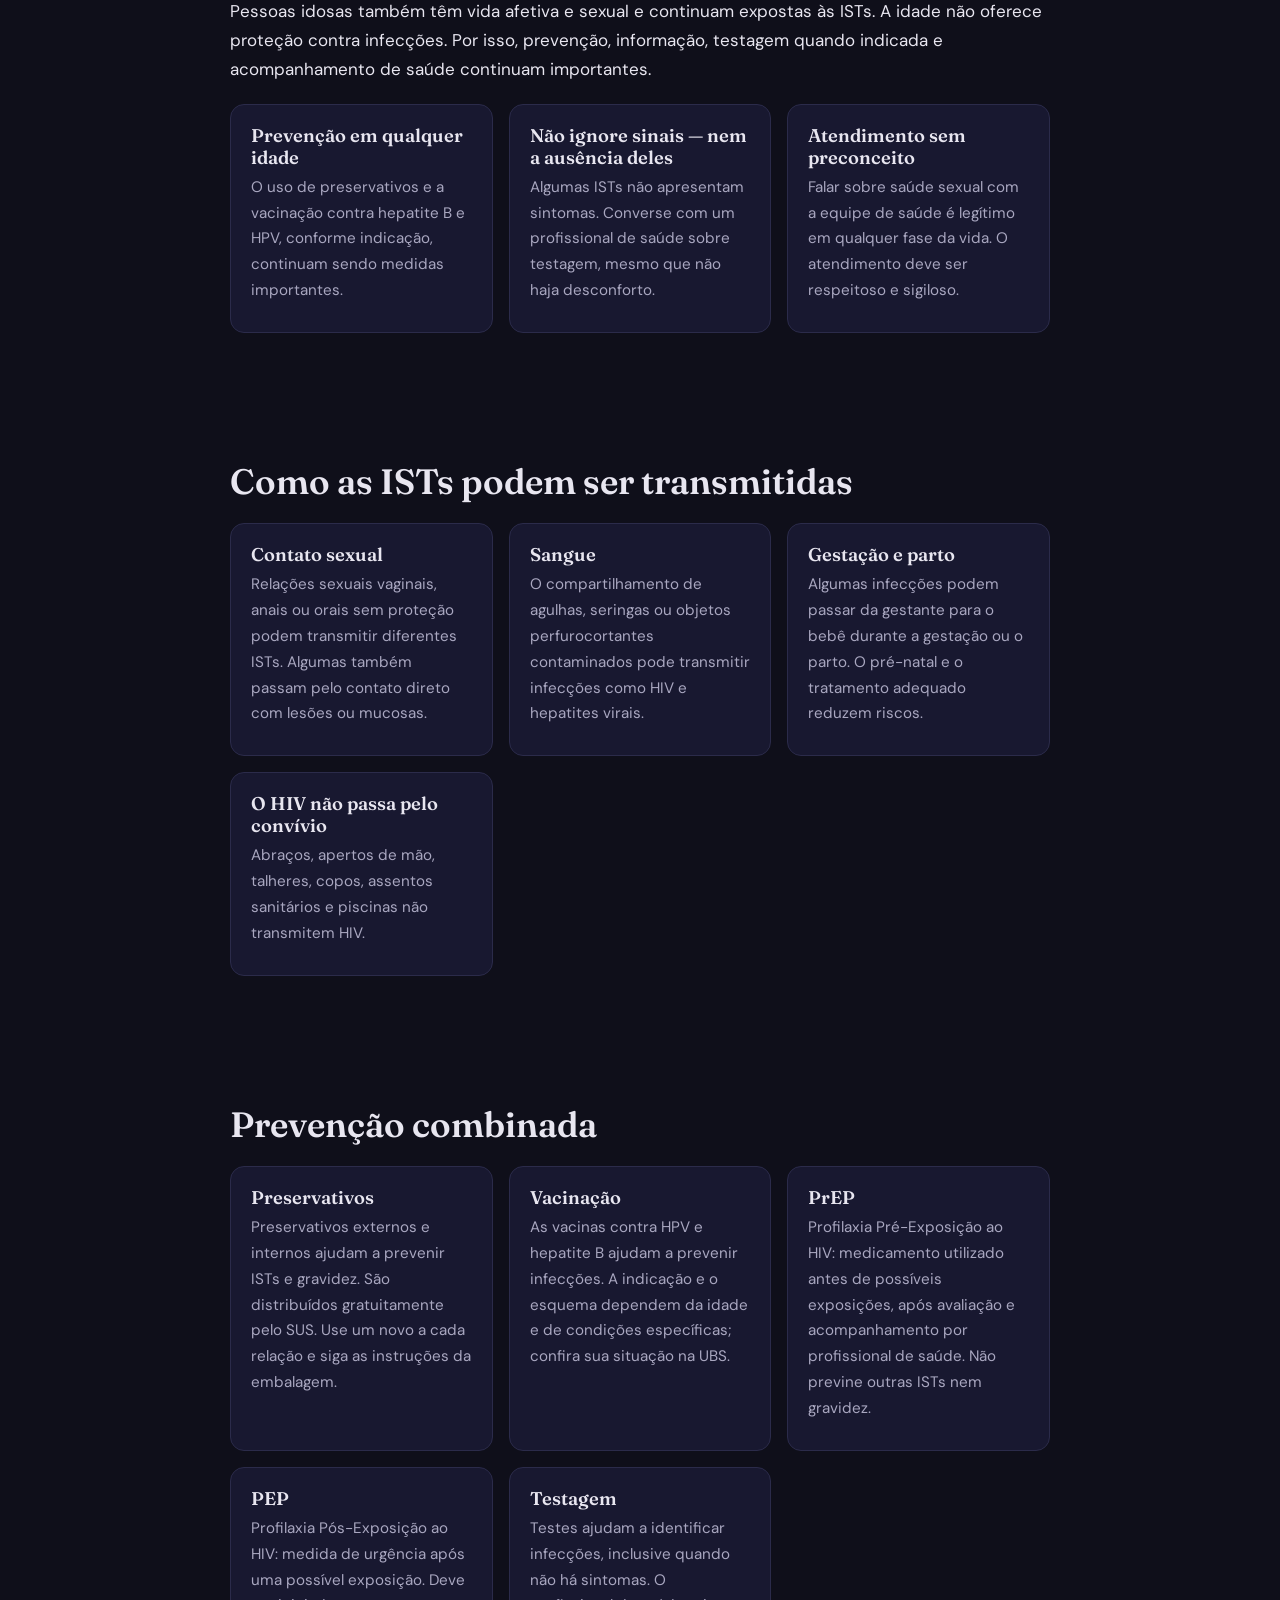
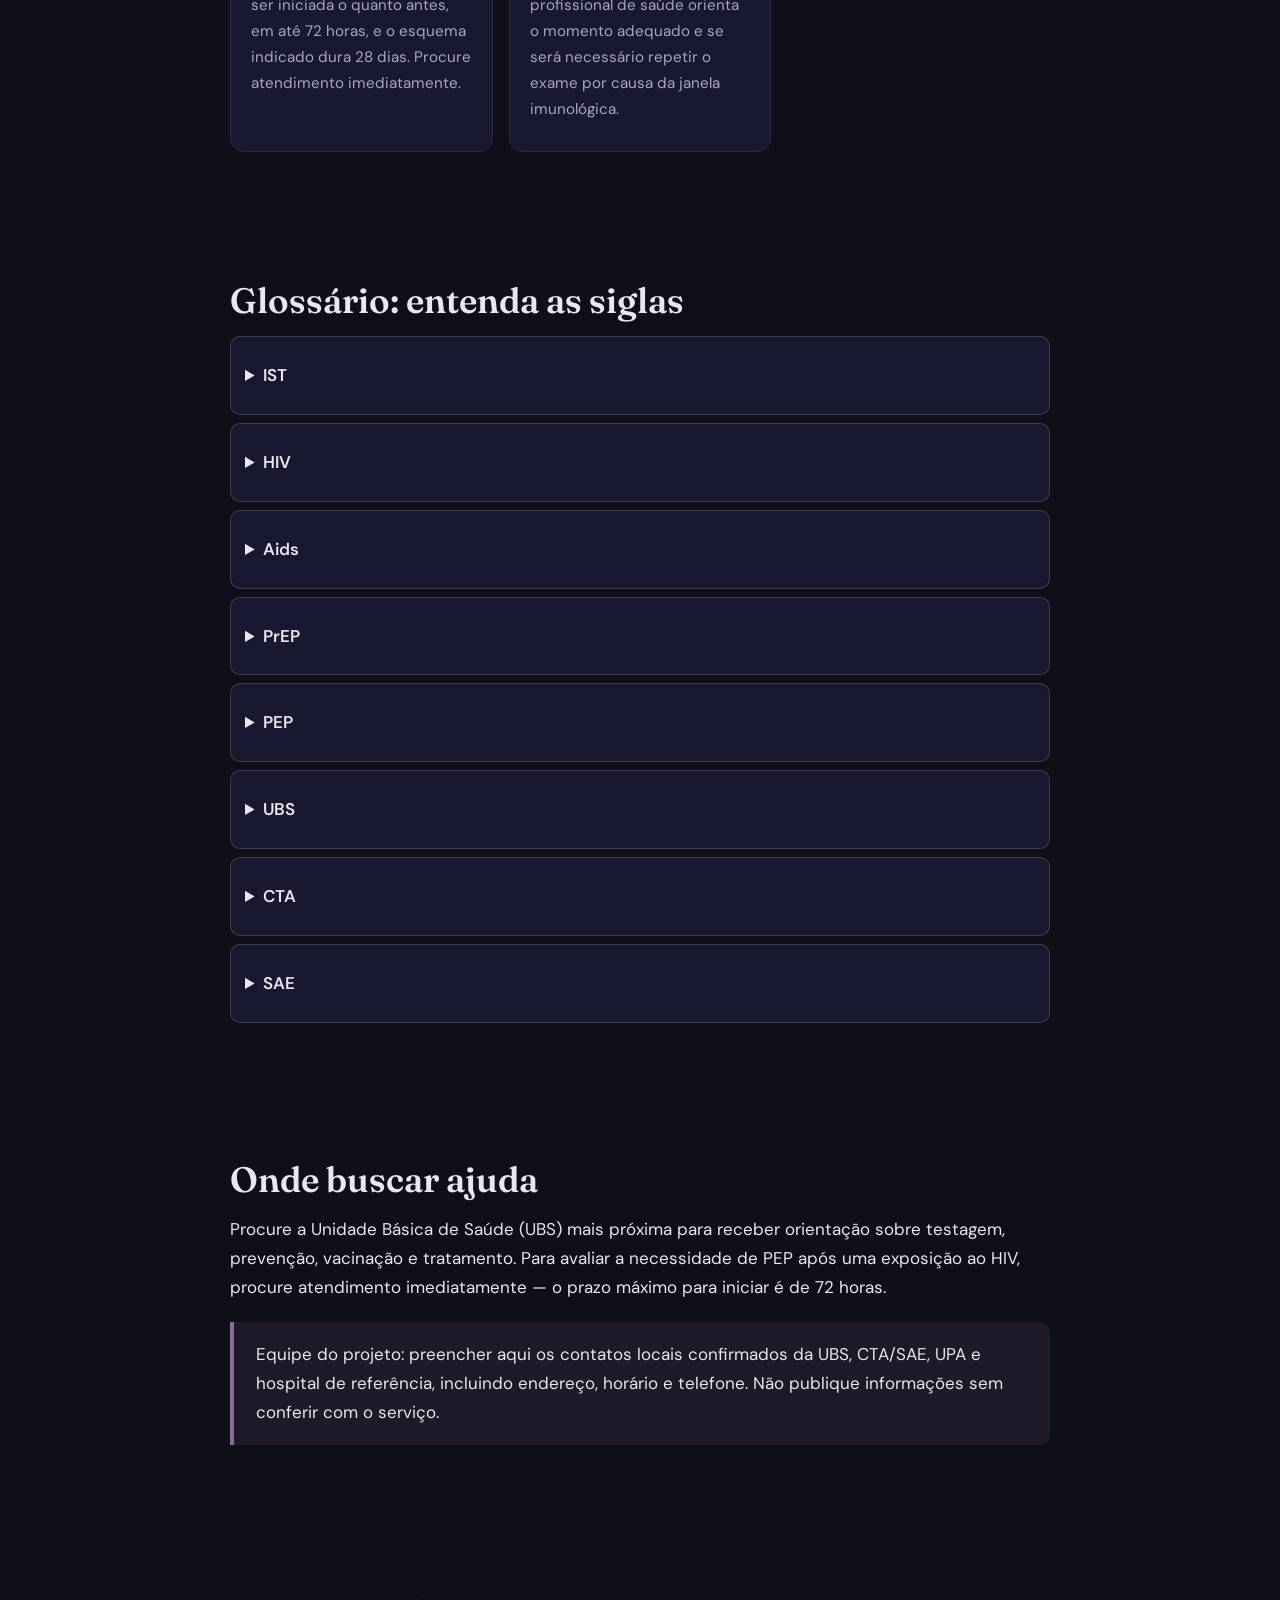
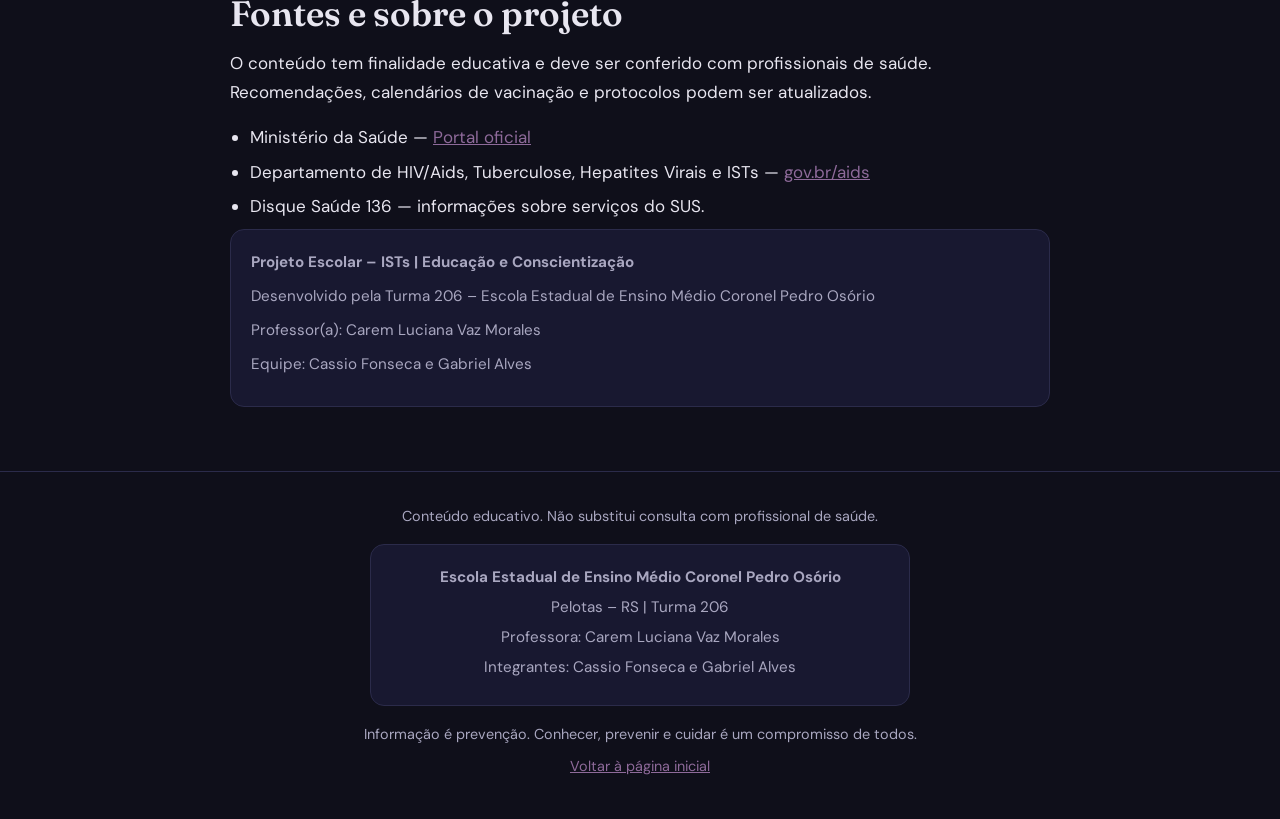
<file: todos.html>
<!DOCTYPE html>
<html lang="pt-BR">
<head>
<meta charset="UTF-8">
<meta name="viewport" content="width=device-width, initial-scale=1.0">
<title>ISTs - Para todas as pessoas</title>
<meta name="description" content="Informações sobre ISTs para jovens, adultos e pessoas idosas: prevenção, testagem, direitos e serviços.">
<link rel="icon" href="logopdst.png">
<link rel="preconnect" href="https://fonts.googleapis.com">
<link rel="preconnect" href="https://fonts.gstatic.com" crossorigin>
<link href="https://fonts.googleapis.com/css2?family=DM+Sans:wght@400;600&family=Fraunces:wght@600&display=swap" rel="stylesheet">
<link rel="stylesheet" href="style.css">
<link rel="stylesheet" href="extra.css">
<link rel="stylesheet" href="melhorias.css">
</head>
<body data-genero="">
<a class="pular" href="#principal">Pular para o conteúdo</a>
<div id="progresso"></div>
<header class="topo">
<button class="botao-menu" aria-label="Abrir menu" aria-expanded="false"><img src="logopdst.png" alt=""></button>
<a class="marca" href="index.html">ISTs</a>
<nav aria-label="Principal">
<a href="index.html">Início</a><a href="masculino.html">Masculino</a><a href="feminino.html">Feminino</a><a href="todos.html" aria-current="page">Para todos</a>
</nav>
</header>
<div id="veu" class="veu"></div>
<nav id="menu" class="menu" aria-label="Seções">
<a href="#intro">Introdução</a><a href="#jovens">Jovens e adolescentes</a><a href="#idosos">Pessoas idosas</a><a href="#transmissao">Transmissão</a><a href="#prevencao">Prevenção</a><a href="#glossario">Glossário</a><a href="#cidade">Onde buscar ajuda</a><a href="#fontes">Fontes e projeto</a>
</nav>
<main id="principal">
<section class="hero" id="intro">
<div class="fio"></div>
<h1>Informação para todas as pessoas</h1>
<p>Qualquer pessoa pode ter uma Infecção Sexualmente Transmissível (IST). Idade, gênero, orientação sexual ou estado civil não eliminam a possibilidade de transmissão. Informação, prevenção e atendimento respeitoso são direitos de todos.</p>
</section>

<section class="secao" id="jovens">
<h2>Jovens e adolescentes: informação sem julgamentos</h2>
<p>Ter dúvidas sobre corpo, relacionamentos, sexualidade, prevenção e consentimento é comum. Buscar informação confiável é uma atitude de cuidado, não motivo de vergonha.</p>
<div class="grade">
<div class="cartao"><h3>Converse com alguém de confiança</h3><p>Quando for seguro e confortável, conversar com familiares ou outro adulto de confiança pode ajudar. Também é possível buscar orientação diretamente em um serviço de saúde.</p></div>
<div class="cartao"><h3>Procure a UBS</h3><p>A equipe de saúde pode orientar sobre prevenção de ISTs, vacinação, preservativos, testagem e métodos contraceptivos, respeitando a privacidade e as regras de atendimento aplicáveis.</p></div>
<div class="cartao"><h3>Prevenção da gravidez</h3><p>Existem métodos contraceptivos, como preservativos, pílulas e outros métodos disponíveis no SUS. A maioria dos métodos evita gravidez, mas não protege contra ISTs. O preservativo ajuda a prevenir as duas situações.</p></div>
<div class="cartao"><h3>Consentimento importa</h3><p>Uma relação precisa ser livre e consentida. Ninguém deve ser pressionado, ameaçado ou obrigado a fazer algo. Em situação de violência, procure um serviço de saúde ou um adulto de confiança.</p></div>
</div>
<div class="destaque">Informações confiáveis: Ministério da Saúde (<a href="https://www.gov.br/saude/pt-br" target="_blank" rel="noopener">gov.br/saude</a>) e profissionais da UBS. Evite tomar decisões de saúde com base apenas em publicações sem fonte nas redes sociais.</div>
</section>

<section class="secao" id="idosos">
<h2>Saúde sexual também importa na terceira idade</h2>
<p>Pessoas idosas também têm vida afetiva e sexual e continuam expostas às ISTs. A idade não oferece proteção contra infecções. Por isso, prevenção, informação, testagem quando indicada e acompanhamento de saúde continuam importantes.</p>
<div class="grade">
<div class="cartao"><h3>Prevenção em qualquer idade</h3><p>O uso de preservativos e a vacinação contra hepatite B e HPV, conforme indicação, continuam sendo medidas importantes.</p></div>
<div class="cartao"><h3>Não ignore sinais — nem a ausência deles</h3><p>Algumas ISTs não apresentam sintomas. Converse com um profissional de saúde sobre testagem, mesmo que não haja desconforto.</p></div>
<div class="cartao"><h3>Atendimento sem preconceito</h3><p>Falar sobre saúde sexual com a equipe de saúde é legítimo em qualquer fase da vida. O atendimento deve ser respeitoso e sigiloso.</p></div>
</div>
</section>

<section class="secao" id="transmissao">
<h2>Como as ISTs podem ser transmitidas</h2>
<div class="grade">
<div class="cartao"><h3>Contato sexual</h3><p>Relações sexuais vaginais, anais ou orais sem proteção podem transmitir diferentes ISTs. Algumas também passam pelo contato direto com lesões ou mucosas.</p></div>
<div class="cartao"><h3>Sangue</h3><p>O compartilhamento de agulhas, seringas ou objetos perfurocortantes contaminados pode transmitir infecções como HIV e hepatites virais.</p></div>
<div class="cartao"><h3>Gestação e parto</h3><p>Algumas infecções podem passar da gestante para o bebê durante a gestação ou o parto. O pré-natal e o tratamento adequado reduzem riscos.</p></div>
<div class="cartao"><h3>O HIV não passa pelo convívio</h3><p>Abraços, apertos de mão, talheres, copos, assentos sanitários e piscinas não transmitem HIV.</p></div>
</div>
</section>

<section class="secao" id="prevencao">
<h2>Prevenção combinada</h2>
<div class="grade">
<div class="cartao"><h3>Preservativos</h3><p>Preservativos externos e internos ajudam a prevenir ISTs e gravidez. São distribuídos gratuitamente pelo SUS. Use um novo a cada relação e siga as instruções da embalagem.</p></div>
<div class="cartao"><h3>Vacinação</h3><p>As vacinas contra HPV e hepatite B ajudam a prevenir infecções. A indicação e o esquema dependem da idade e de condições específicas; confira sua situação na UBS.</p></div>
<div class="cartao"><h3>PrEP</h3><p>Profilaxia Pré-Exposição ao HIV: medicamento utilizado antes de possíveis exposições, após avaliação e acompanhamento por profissional de saúde. Não previne outras ISTs nem gravidez.</p></div>
<div class="cartao"><h3>PEP</h3><p>Profilaxia Pós-Exposição ao HIV: medida de urgência após uma possível exposição. Deve ser iniciada o quanto antes, em até 72 horas, e o esquema indicado dura 28 dias. Procure atendimento imediatamente.</p></div>
<div class="cartao"><h3>Testagem</h3><p>Testes ajudam a identificar infecções, inclusive quando não há sintomas. O profissional de saúde orienta o momento adequado e se será necessário repetir o exame por causa da janela imunológica.</p></div>
</div>
</section>

<section class="secao" id="glossario">
<h2>Glossário: entenda as siglas</h2>
<details class="d"><summary>IST</summary><p>Infecção Sexualmente Transmissível. É o termo atual porque uma infecção pode existir sem apresentar sintomas.</p></details>
<details class="d"><summary>HIV</summary><p>Vírus da Imunodeficiência Humana. Ataca o sistema imunológico. Existe tratamento eficaz e gratuito pelo SUS.</p></details>
<details class="d"><summary>Aids</summary><p>É a síndrome que pode ocorrer em estágio avançado da infecção pelo HIV quando não há tratamento. Ter HIV não significa necessariamente ter aids.</p></details>
<details class="d"><summary>PrEP</summary><p>Profilaxia Pré-Exposição: estratégia com medicamentos para prevenir o HIV antes de uma possível exposição, com acompanhamento de saúde.</p></details>
<details class="d"><summary>PEP</summary><p>Profilaxia Pós-Exposição: atendimento de urgência para avaliar o uso de medicamentos após possível exposição ao HIV. Deve começar em até 72 horas.</p></details>
<details class="d"><summary>UBS</summary><p>Unidade Básica de Saúde. Serviço do SUS que oferece cuidados de saúde, vacinação, orientação e, conforme a unidade, testagem e encaminhamentos.</p></details>
<details class="d"><summary>CTA</summary><p>Centro de Testagem e Aconselhamento. Serviço que oferece testagem e orientação sobre HIV e outras ISTs, conforme a organização local.</p></details>
<details class="d"><summary>SAE</summary><p>Serviço de Assistência Especializada. Unidade que acompanha pessoas que vivem com HIV e outras condições, conforme a rede local.</p></details>
</section>

<section class="secao" id="cidade">
<h2>Onde buscar ajuda</h2>
<p>Procure a Unidade Básica de Saúde (UBS) mais próxima para receber orientação sobre testagem, prevenção, vacinação e tratamento. Para avaliar a necessidade de PEP após uma exposição ao HIV, procure atendimento imediatamente — o prazo máximo para iniciar é de 72 horas.</p>
<div class="destaque">Equipe do projeto: preencher aqui os contatos locais confirmados da UBS, CTA/SAE, UPA e hospital de referência, incluindo endereço, horário e telefone. Não publique informações sem conferir com o serviço.</div>
</section>

<section class="secao" id="fontes">
<h2>Fontes e sobre o projeto</h2>
<p>O conteúdo tem finalidade educativa e deve ser conferido com profissionais de saúde. Recomendações, calendários de vacinação e protocolos podem ser atualizados.</p>
<ul class="lista-simples">
<li>Ministério da Saúde — <a href="https://www.gov.br/saude/pt-br" target="_blank" rel="noopener">Portal oficial</a></li>
<li>Departamento de HIV/Aids, Tuberculose, Hepatites Virais e ISTs — <a href="https://www.gov.br/aids" target="_blank" rel="noopener">gov.br/aids</a></li>
<li>Disque Saúde 136 — informações sobre serviços do SUS.</li>
</ul>
<div class="cartao">
<p><strong>Projeto Escolar – ISTs | Educação e Conscientização</strong></p>
<p>Desenvolvido pela Turma 206 – Escola Estadual de Ensino Médio Coronel Pedro Osório</p>
<p>Professor(a): Carem Luciana Vaz Morales</p>
<p>Equipe: Cassio Fonseca e Gabriel Alves</p>

</div>
</section>
</main>
<footer class="rodape">
<p>Conteúdo educativo. Não substitui consulta com profissional de saúde.</p><div class="cartao identidade"><p><strong>Escola Estadual de Ensino Médio Coronel Pedro Osório</strong></p><p>Pelotas – RS | Turma 206</p><p>Professora: Carem Luciana Vaz Morales</p><p>Integrantes: Cassio Fonseca e Gabriel Alves</p></div>
<p>Informação é prevenção. Conhecer, prevenir e cuidar é um compromisso de todos.</p>
<p><a href="index.html">Voltar à página inicial</a></p>
</footer>
<button id="subir" aria-label="Voltar ao topo">↑</button>
<script src="script.js"></script>
<script src="chatbot.js"></script>
</body>
</html>
</file>
<file: style.css>
:root{--rosa:#e07a8f;--roxo:#8e6a9a;--azul:#7b7fd6;--fundo:#0f0f1a;--painel:#181830;--borda:#2b2b4a;--texto:#e8e6f0;--suave:#a9a7c0;--acento:var(--roxo);--grad:linear-gradient(90deg,var(--rosa),var(--roxo),var(--azul))}body.tema-m{--acento:var(--azul)}body.tema-f{--acento:var(--rosa)}*{margin:0;padding:0;box-sizing:border-box}html{scroll-behavior:smooth;scroll-padding-top:80px}body{background:var(--fundo);color:var(--texto);font:17px/1.7 "DM Sans",system-ui,Arial,sans-serif}h1,h2,h3{font-family:"Fraunces",Georgia,serif;line-height:1.2;font-weight:600}h1{font-size:clamp(2.2rem,6vw,3.6rem);margin-bottom:16px}h2{font-size:clamp(1.6rem,4vw,2.2rem);margin-bottom:14px}h3{font-size:1.15rem;margin-bottom:6px}p{margin-bottom:16px;max-width:68ch}a{color:var(--acento)}:focus-visible{outline:3px solid var(--acento);outline-offset:3px}#progresso{position:fixed;top:0;left:0;height:4px;width:0;background:var(--grad);z-index:1100}.topo{position:sticky;top:0;z-index:900;display:flex;align-items:center;gap:14px;padding:10px 18px;background:rgba(15,15,26,.88);backdrop-filter:blur(14px);border-bottom:1px solid var(--borda)}.botao-menu{background:none;border:0;cursor:pointer;display:flex}.botao-menu img{width:48px;height:auto}.marca{font-family:"Fraunces",serif;font-weight:600;color:var(--texto);text-decoration:none;font-size:1.2rem}.topo nav{margin-left:auto;display:flex;gap:6px}.topo nav a{color:var(--suave);text-decoration:none;padding:6px 12px;border-radius:99px;font-size:.95rem}.topo nav a:hover,.topo nav a[aria-current]{color:#fff;background:var(--painel)}.menu{position:fixed;top:0;left:-290px;width:280px;height:100%;background:#14142b;border-right:1px solid var(--borda);padding:90px 0 20px;transition:left .35s;z-index:1000}.menu.ativo{left:0}.menu a{display:block;padding:13px 28px;color:var(--suave);text-decoration:none;border-left:4px solid transparent}.menu a:hover{color:#fff;border-left-color:var(--acento);background:var(--painel)}.veu{position:fixed;inset:0;background:rgba(0,0,0,.5);opacity:0;pointer-events:none;transition:.3s;z-index:950}.veu.ativo{opacity:1;pointer-events:auto}.secao{max-width:860px;margin:auto;padding:64px 20px}.hero{max-width:860px;margin:auto;padding:70px 20px 30px}.hero .fio{height:6px;width:140px;border-radius:9px;background:var(--grad);margin-bottom:24px}.hero p{font-size:1.15rem;color:var(--suave)}.destaque{background:rgba(142,106,154,.12);padding:18px 22px;border-left:4px solid var(--acento);border-radius:0 10px 10px 0;margin:20px 0}.grade{display:grid;grid-template-columns:repeat(auto-fit,minmax(min(230px,100%),1fr));gap:16px;margin-top:20px}.cartao{background:var(--painel);border:1px solid var(--borda);border-radius:14px;padding:20px}.cartao p{font-size:.95rem;color:var(--suave);margin:0 0 8px}.cartao b{color:var(--texto)}.escolha{display:grid;grid-template-columns:1fr 1fr;gap:0;margin-top:30px;border-radius:20px;overflow:hidden;border:1px solid var(--borda)}.escolha a{padding:44px 24px;text-decoration:none;color:#fff;text-align:center;transition:filter .2s}.escolha a:hover{filter:brightness(1.15)}.escolha .f{background:linear-gradient(135deg,#8b3d52,#5b3a66)}.escolha .m{background:linear-gradient(135deg,#5b3a66,#3d4290)}.escolha span{display:block;font-size:3.4rem;line-height:1}.escolha h2{margin:10px 0 4px}.escolha p{margin:0 auto;font-size:.95rem;color:#ece9f7}input[type=search]{width:100%;max-width:420px;padding:12px 16px;border-radius:99px;border:1px solid var(--borda);background:var(--painel);color:var(--texto);font:inherit}details{background:var(--painel);border:1px solid var(--borda);border-radius:12px;margin-bottom:10px;padding:0 18px}summary{cursor:pointer;padding:14px 0;font-weight:600}details[open] summary{color:var(--acento)}details p{font-size:.96rem;color:var(--suave)}.quiz-q{font-size:1.1rem;margin:14px 0}.botoes{display:flex;gap:12px;flex-wrap:wrap}button.btn{font:inherit;font-weight:600;padding:12px 26px;border-radius:99px;border:2px solid var(--acento);background:transparent;color:var(--texto);cursor:pointer}button.btn:hover{background:var(--acento);color:#fff}.feedback{min-height:60px;margin-top:14px}.lista-check label{display:flex;gap:12px;padding:10px 0;border-bottom:1px solid var(--borda);cursor:pointer}.lista-check input{accent-color:var(--acento);width:20px;height:20px;flex:none;margin-top:4px}.barra{height:10px;background:var(--painel);border-radius:9px;overflow:hidden;margin:14px 0 6px}.barra i{display:block;height:100%;width:0;background:var(--grad);transition:width .4s}.rodape{border-top:1px solid var(--borda);text-align:center;padding:32px 20px;color:var(--suave);font-size:.9rem}.rodape p{margin:0 auto 8px}#subir{position:fixed;right:18px;bottom:18px;width:46px;height:46px;border-radius:50%;border:0;background:var(--acento);color:#fff;font-size:1.3rem;cursor:pointer;opacity:0;pointer-events:none;transition:.3s;z-index:900}#subir.ver{opacity:1;pointer-events:auto}@media(max-width:640px){.topo nav a:not([aria-current]){display:none}.escolha{grid-template-columns:1fr}.hero{padding-top:48px}.secao{padding:46px 18px}}@media(prefers-reduced-motion:reduce){*{transition:none!important;scroll-behavior:auto!important}}#caren-btn{position:fixed;left:18px;bottom:18px;display:flex;align-items:center;gap:10px;padding:8px 18px 8px 8px;border:0;border-radius:99px;background:var(--grad);color:#fff;font:600 .95rem "DM Sans",sans-serif;cursor:pointer;z-index:900;box-shadow:0 8px 24px rgba(0,0,0,.4)}#caren-btn img{width:36px;height:36px;border-radius:50%;background:#fff;object-fit:contain;padding:3px}#caren{position:fixed;left:18px;bottom:78px;width:min(380px,calc(100vw - 36px));height:min(540px,calc(100vh - 110px));display:none;flex-direction:column;background:#14142b;border:1px solid var(--borda);border-radius:18px;overflow:hidden;z-index:960;box-shadow:0 16px 48px rgba(0,0,0,.55)}#caren.aberto{display:flex}.c-topo{display:flex;align-items:center;gap:10px;padding:12px 14px;background:var(--grad);color:#fff}.c-topo img{width:34px;height:34px;border-radius:50%;background:#fff;padding:3px}.c-topo b{font-family:"Fraunces",serif;font-size:1.05rem}.c-topo small{display:block;opacity:.9;font-size:.78rem}.c-topo button{margin-left:auto;background:none;border:0;color:#fff;font-size:1.5rem;cursor:pointer;line-height:1}#c-msgs{flex:1;overflow-y:auto;padding:14px;display:flex;flex-direction:column;gap:10px}.c-m{max-width:88%;padding:10px 14px;border-radius:14px;font-size:.93rem;line-height:1.5}.c-m p{margin:0 0 8px;font-size:inherit;max-width:none;color:inherit}.c-m p:last-child{margin:0}.c-bot{background:var(--painel);border:1px solid var(--borda);align-self:flex-start;border-bottom-left-radius:4px}.c-eu{background:var(--roxo);color:#fff;align-self:flex-end;border-bottom-right-radius:4px}.c-sug{display:flex;flex-wrap:wrap;gap:6px;padding:0 14px 8px}.c-sug button{font:inherit;font-size:.82rem;padding:6px 12px;border-radius:99px;border:1px solid var(--roxo);background:transparent;color:var(--texto);cursor:pointer}.c-sug button:hover{background:var(--roxo)}#c-form{display:flex;gap:8px;padding:10px 12px;border-top:1px solid var(--borda)}#c-in{flex:1;min-width:0;padding:10px 14px;border-radius:99px;border:1px solid var(--borda);background:var(--painel);color:var(--texto);font:inherit;font-size:.93rem}#c-form button{border:0;border-radius:99px;padding:0 18px;background:var(--roxo);color:#fff;font:600 .9rem "DM Sans",sans-serif;cursor:pointer}@media(max-width:640px){#caren-btn span{display:none}#caren-btn{padding:8px}}
</file>
<file: extra.css>
.pular{position:absolute;left:-999px;top:0;background:#fff;color:#000;padding:8px 12px;z-index:1000}.pular:focus{left:8px;top:8px}a:focus-visible,button:focus-visible,summary:focus-visible,input:focus-visible{outline:3px solid #1a73e8;outline-offset:2px}.cartao.largo{display:block;margin-top:14px;text-decoration:none;color:inherit}.alerta{border-left:4px solid #c0392b;background:rgba(192,57,43,.09);padding:14px 16px;border-radius:8px;margin:14px 0}.alerta h3{margin:0 0 6px}.alerta p{margin:0 0 6px}.alerta ul{margin:6px 0 0;padding-left:20px}details.d{border:1px solid rgba(128,128,128,.35);border-radius:10px;padding:10px 14px;margin:8px 0}details.d summary{cursor:pointer;font-weight:600}details.d p{margin:8px 0 0}.lista-simples{padding-left:20px;margin:8px 0}.lista-simples li{margin:6px 0}.identidade{margin:16px auto;max-width:540px;text-align:center}.identidade p{margin:0 auto 4px}.reserva-logo{margin-top:18px;padding:22px;border:1px dashed var(--suave);border-radius:12px;text-align:center;color:var(--suave)}.reserva-logo p{margin:6px auto 0;font-size:.9rem}
</file>
<file: melhorias.css>
/* Complemento visual da atualização do SiteIST. Mantém style.css e extra.css. */
.hero-inicio{padding-top:78px}
.sobretitulo{font-size:.78rem!important;letter-spacing:.16em;font-weight:600;color:var(--acento)!important;margin-bottom:12px}
.hero-inicio h1{max-width:18ch}
.chamada-dado{margin:28px 0;padding:22px 24px;background:linear-gradient(135deg,rgba(224,122,143,.14),rgba(123,127,214,.14));border:1px solid var(--borda);border-left:5px solid var(--acento);border-radius:14px}
.chamada-dado>strong{display:block;font-family:"Fraunces",Georgia,serif;font-size:1.3rem;margin-bottom:8px}
.chamada-dado p{margin:0 0 8px}
.chamada-dado .nota-dado,.nota-dado{font-size:.82rem;color:var(--suave);margin-top:8px}
.frase-final{font-weight:600;font-size:1.08rem;color:var(--texto)}
#projeto .cartao p:last-child{margin-bottom:0}
@media(max-width:640px){.hero-inicio{padding-top:48px}.chamada-dado{padding:18px}}
</file>
